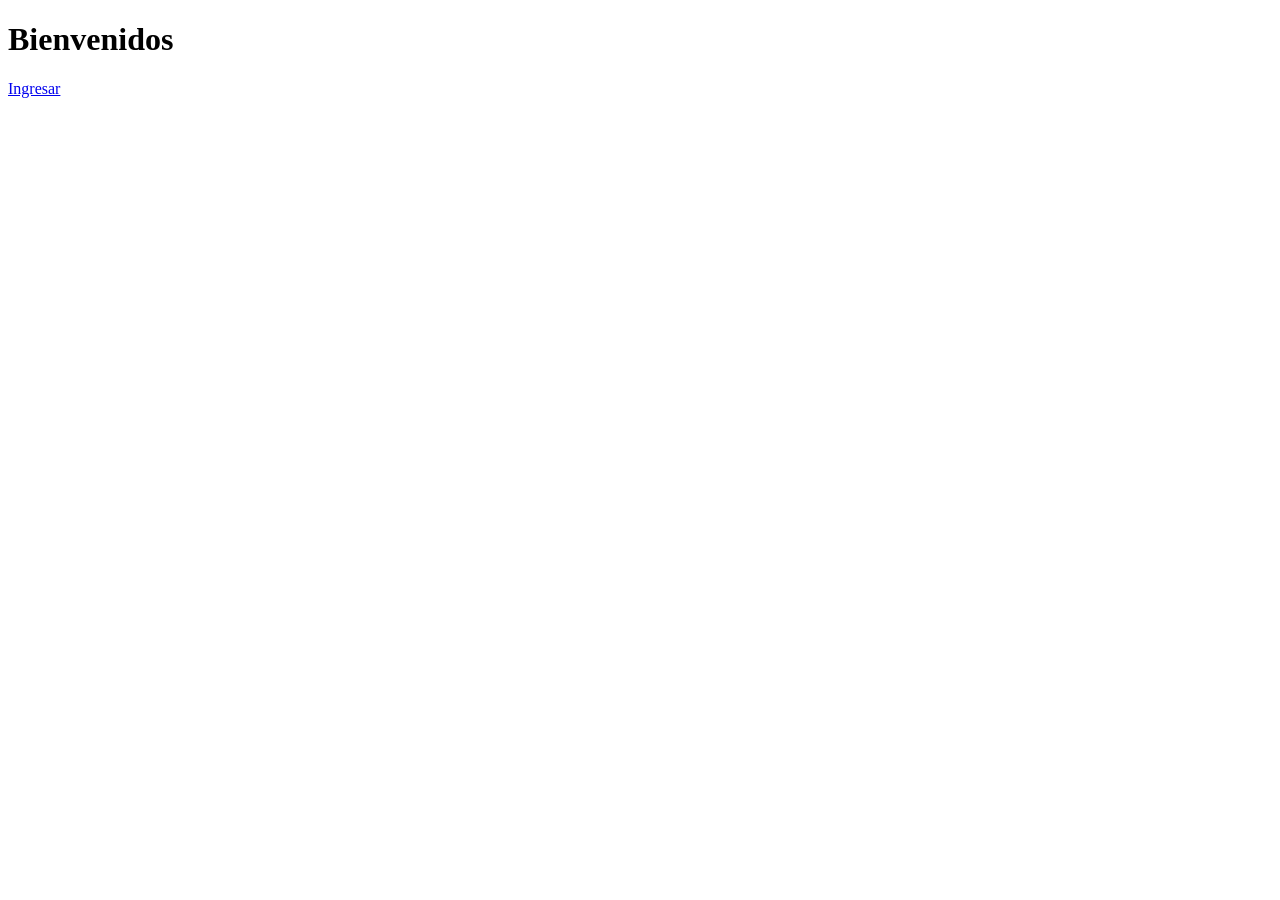
<file: 01basica/index.html>
<!DOCTYPE html>
<html lang="en">
<head>
  <meta charset="UTF-8">
  <meta name="viewport" content="width=device-width, initial-scale=1.0">
  <title>Document</title>
</head>
<body>
  <h1>Bienvenidos</h1>
  <a href="pagina.html" target="_blank" >Ingresar</a> <!--este es para hacerlo tipo link y en las comillas va a la pagina  -->

</body>
</html>
</file>
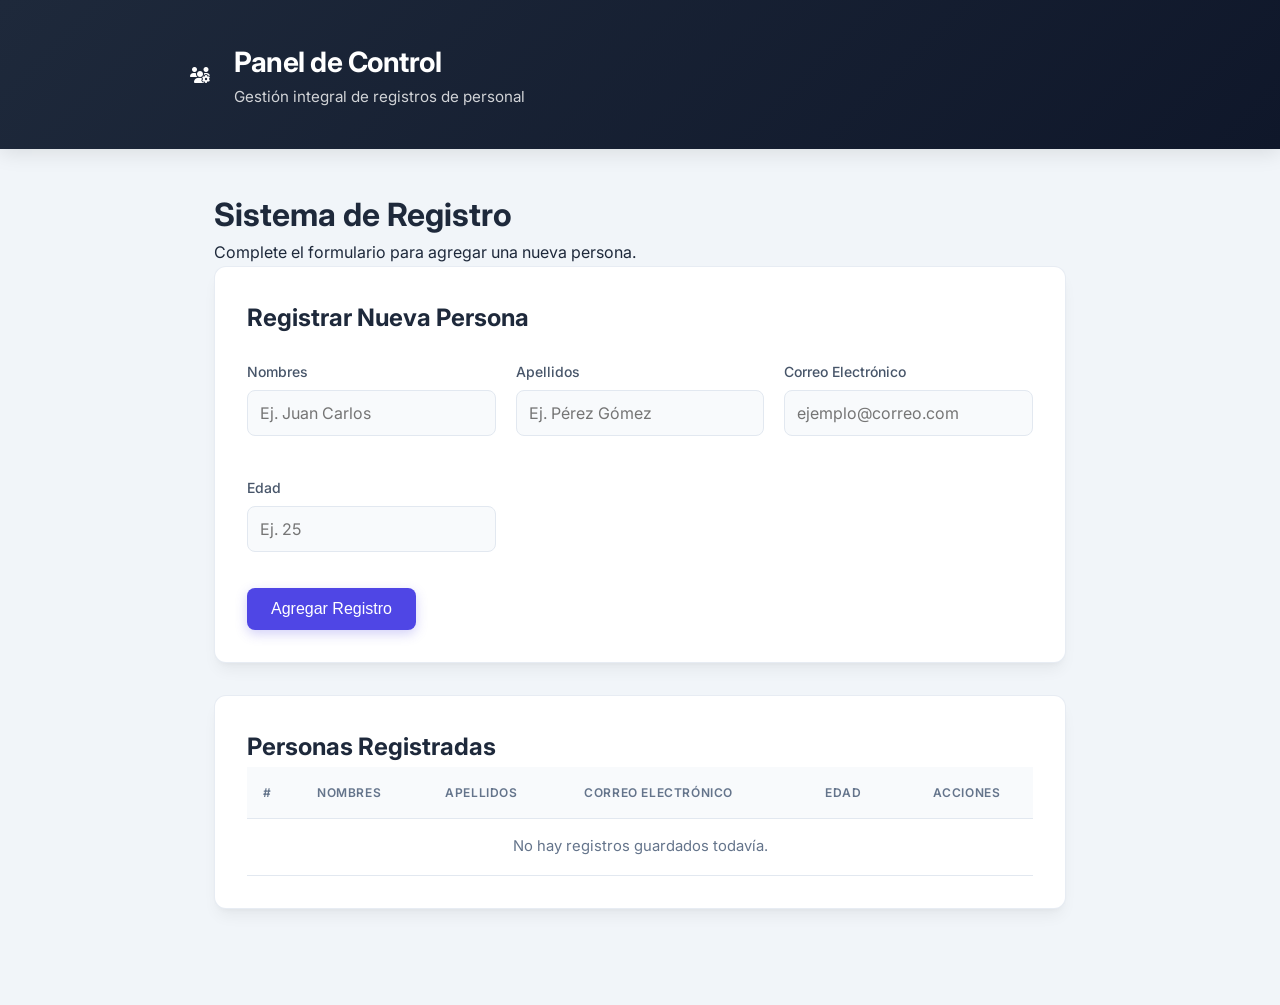
<file: 04registro/index.html>
<!DOCTYPE html>
<html lang="es">
<head>
    <meta charset="UTF-8">
    <meta name="viewport" content="width=device-width, initial-scale=1.0">
    <title>Registro de Personas - CRUD Completo</title>
    <link rel="stylesheet" href="css/styles.css">
    <link href="https://fonts.googleapis.com/css2?family=Inter:wght@300;400;500;600;700&display=swap" rel="stylesheet">
    <!-- Agregamos iconos de FontAwesome para los botones -->
    <link rel="stylesheet" href="https://cdnjs.cloudflare.com/ajax/libs/font-awesome/6.4.0/css/all.min.css">
</head>
<body>

    <!-- 1. BANNER EN LA PARTE SUPERIOR -->
    <header class="main-banner">
        <div class="banner-content">
            <i class="fas fa-users-cog banner-icon"></i>
            <div>
                <h1>Panel de Control</h1>
                <p>Gestión integral de registros de personal</p>
            </div>
        </div>
    </header>

    <main class="container">
        <header class="header">
            <h1>Sistema de Registro</h1>
            <p>Complete el formulario para agregar una nueva persona.</p>
        </header>

        <!-- Formulario de Registro (Se usará también para editar) -->
        <section class="card form-card">
            <h2 id="formTitle">Registrar Nueva Persona</h2>
            <form id="registroForm" novalidate>
                <!-- Campo oculto para saber si estamos editando un ID específico -->
                <input type="hidden" id="editId" value="">
                
                <div class="form-grid">
                    <div class="form-group">
                        <label for="nombres">Nombres</label>
                        <input type="text" id="nombres" placeholder="Ej. Juan Carlos" required>
                        <span class="error-message" id="errorNombres"></span>
                    </div>

                    <div class="form-group">
                        <label for="apellidos">Apellidos</label>
                        <input type="text" id="apellidos" placeholder="Ej. Pérez Gómez" required>
                        <span class="error-message" id="errorApellidos"></span>
                    </div>

                    <div class="form-group">
                        <label for="correo">Correo Electrónico</label>
                        <input type="email" id="correo" placeholder="ejemplo@correo.com" required>
                        <span class="error-message" id="errorCorreo"></span>
                    </div>

                    <div class="form-group">
                        <label for="edad">Edad</label>
                        <input type="number" id="edad" placeholder="Ej. 25" min="1" max="120" required>
                        <span class="error-message" id="errorEdad"></span>
                    </div>
                </div>

                <!-- Botón principal que cambia de texto según la acción -->
                <button type="submit" class="btn-primary" id="btnAccion">Agregar Registro</button>
                <!-- Botón secundario para cancelar la edición -->
                <button type="button" class="btn-secondary" id="btnCancelar" style="display: none;">Cancelar Edición</button>
            </form>
        </section>

        <!-- Tabla de Registros -->
        <section class="card table-card">
            <h2>Personas Registradas</h2>
            <div class="table-responsive">
                <table id="tablaRegistros">
                    <thead>
                        <tr>
                            <th>#</th>
                            <th>Nombres</th>
                            <th>Apellidos</th>
                            <th>Correo Electrónico</th>
                            <th>Edad</th>
                            <!-- 2. NUEVA COLUMNA DE ACCIONES -->
                            <th class="text-center">Acciones</th>
                        </tr>
                    </thead>
                    <tbody id="cuerpoTabla">
                        <tr id="filaVacia">
                            <td colspan="6" class="text-center">No hay registros guardados todavía.</td>
                        </tr>
                    </tbody>
                </table>
            </div>
        </section>
    </main>

    
</body>
<script src="js/script.js"></script>
</html>
</file>
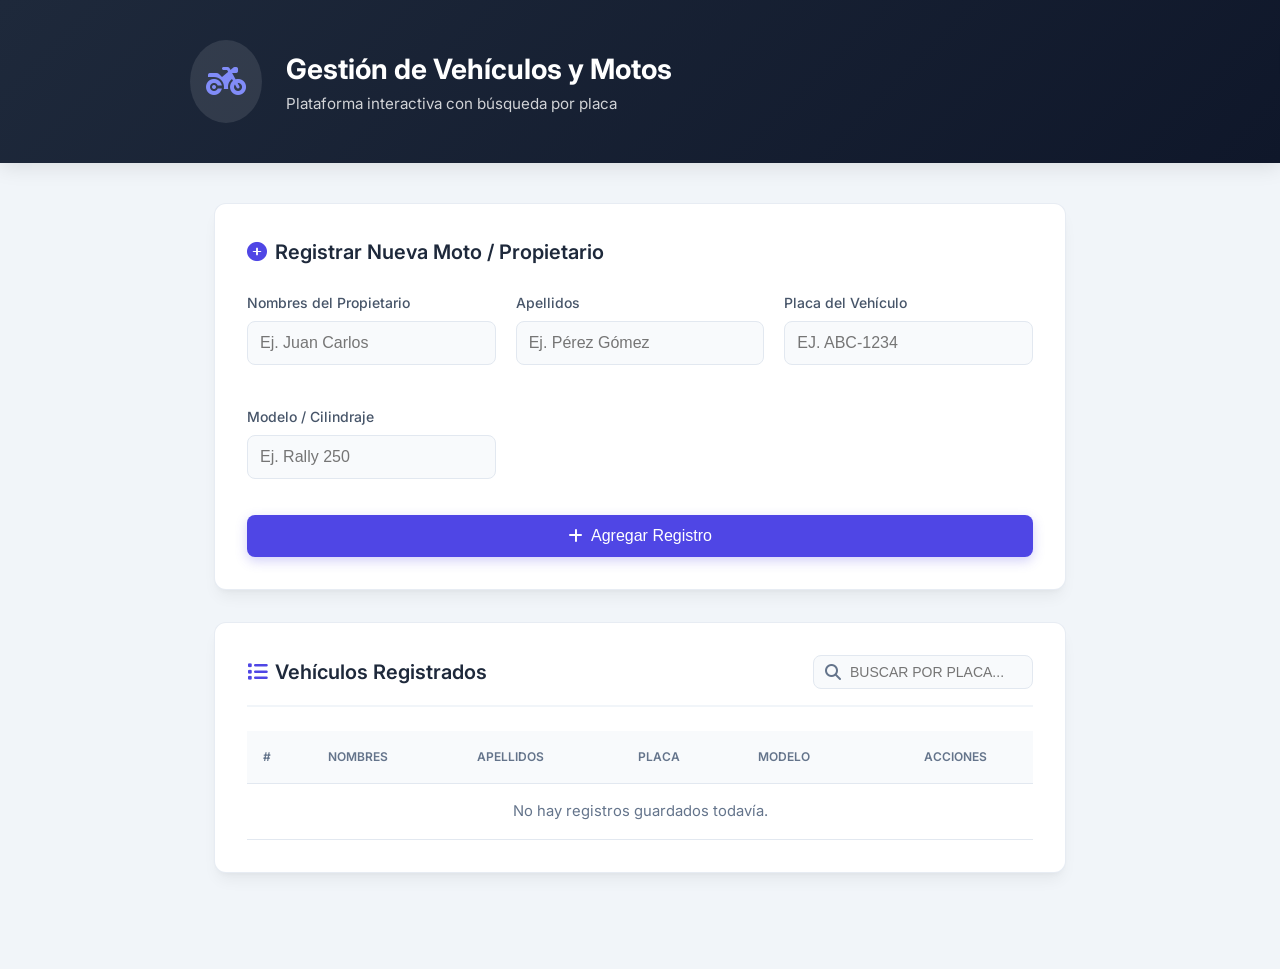
<file: 05tallermecanico/index.html>
<!DOCTYPE html>
<html lang="es">
<head>
    <meta charset="UTF-8">
    <meta name="viewport" content="width=device-width, initial-scale=1.0">
    <title>Sistema de Registro Profesional</title>
    <link rel="stylesheet" href="css/styles.css">
    <link href="https://fonts.googleapis.com/css2?family=Inter:wght@300;400;500;600;700&display=swap" rel="stylesheet">
    <link rel="stylesheet" href="https://cdnjs.cloudflare.com/ajax/libs/font-awesome/6.4.0/css/all.min.css">
</head>
<body>

    <!-- Notificación Flotante (Toast) -->
    <div id="toast" class="toast">
        <i id="toastIcon" class="fas fa-check-circle"></i>
        <span id="toastMessage">Operación exitosa</span>
    </div>

    <!-- VENTANA MODAL (POPUP) CUANDO SE ENCUENTRA LA MOTO/PLACA -->
    <div id="modalPlaca" class="modal-overlay">
        <div class="modal-content">
            <div class="modal-icon">
                <i class="fas fa-motorcycle"></i>
            </div>
            <h3>¡Esta es tu moto!</h3>
            <p id="modalDetallesPlaca" class="modal-text"></p>
            <button type="button" id="cerrarModal" class="btn-primary">Entendido</button>
        </div>
    </div>

    <!-- Banner Superior Estilo App Real -->
    <header class="main-banner">
        <div class="banner-content">
            <div class="banner-icon-container">
                <i class="fas fa-motorcycle"></i>
            </div>
            <div>
                <h1>Gestión de Vehículos y Motos</h1>
                <p>Plataforma interactiva con búsqueda por placa</p>
            </div>
        </div>
    </header>

    <main class="container">
        <!-- Formulario de Registro / Edición -->
        <section class="card form-card">
            <div class="card-header">
                <h2 id="formTitle"><i class="fas fa-plus-circle"></i> Registrar Nueva Moto / Propietario</h2>
            </div>
            <form id="registroForm" novalidate>
                <input type="hidden" id="editId" value="">
                
                <div class="form-grid">
                    <div class="form-group">
                        <label for="nombres">Nombres del Propietario</label>
                        <input type="text" id="nombres" placeholder="Ej. Juan Carlos" required>
                        <span class="error-message" id="errorNombres"></span>
                    </div>

                    <div class="form-group">
                        <label for="apellidos">Apellidos</label>
                        <input type="text" id="apellidos" placeholder="Ej. Pérez Gómez" required>
                        <span class="error-message" id="errorApellidos"></span>
                    </div>

                    <div class="form-group">
                        <label for="correo">Placa del Vehículo</label>
                        <input type="text" id="correo" placeholder="Ej. ABC-1234" required style="text-transform: uppercase;">
                        <span class="error-message" id="errorCorreo"></span>
                    </div>

                    <div class="form-group">
                        <label for="edad">Modelo / Cilindraje</label>
                        <input type="text" id="edad" placeholder="Ej. Rally 250" required>
                        <span class="error-message" id="errorEdad"></span>
                    </div>
                </div>

                <div class="form-buttons">
                    <button type="submit" class="btn-primary" id="btnAccion">
                        <i class="fas fa-plus"></i> Agregar Registro
                    </button>
                    <button type="button" class="btn-secondary" id="btnCancelar" style="display: none;">
                        Cancelar
                    </button>
                </div>
            </form>
        </section>

        <!-- Tabla y Buscador de Placa -->
        <section class="card table-card">
            <div class="table-header-container">
                <h2><i class="fas fa-list"></i> Vehículos Registrados</h2>
                <!-- Buscador rápido por Placa -->
                <div class="search-box">
                    <i class="fas fa-search"></i>
                    <input type="text" id="inputBuscar" placeholder="Buscar por placa..." style="text-transform: uppercase;">
                </div>
            </div>

            <div class="table-responsive">
                <table id="tablaRegistros">
                    <thead>
                        <tr>
                            <th>#</th>
                            <th>Nombres</th>
                            <th>Apellidos</th>
                            <th>Placa</th>
                            <th>Modelo</th>
                            <th class="text-center">Acciones</th>
                        </tr>
                    </thead>
                    <tbody id="cuerpoTabla">
                        <tr id="filaVacia">
                            <td colspan="6" class="text-center">No hay registros guardados todavía.</td>
                        </tr>
                    </tbody>
                </table>
            </div>
        </section>
    </main>

    <script src="js/script.js"></script>
</body>
</html>
</file>
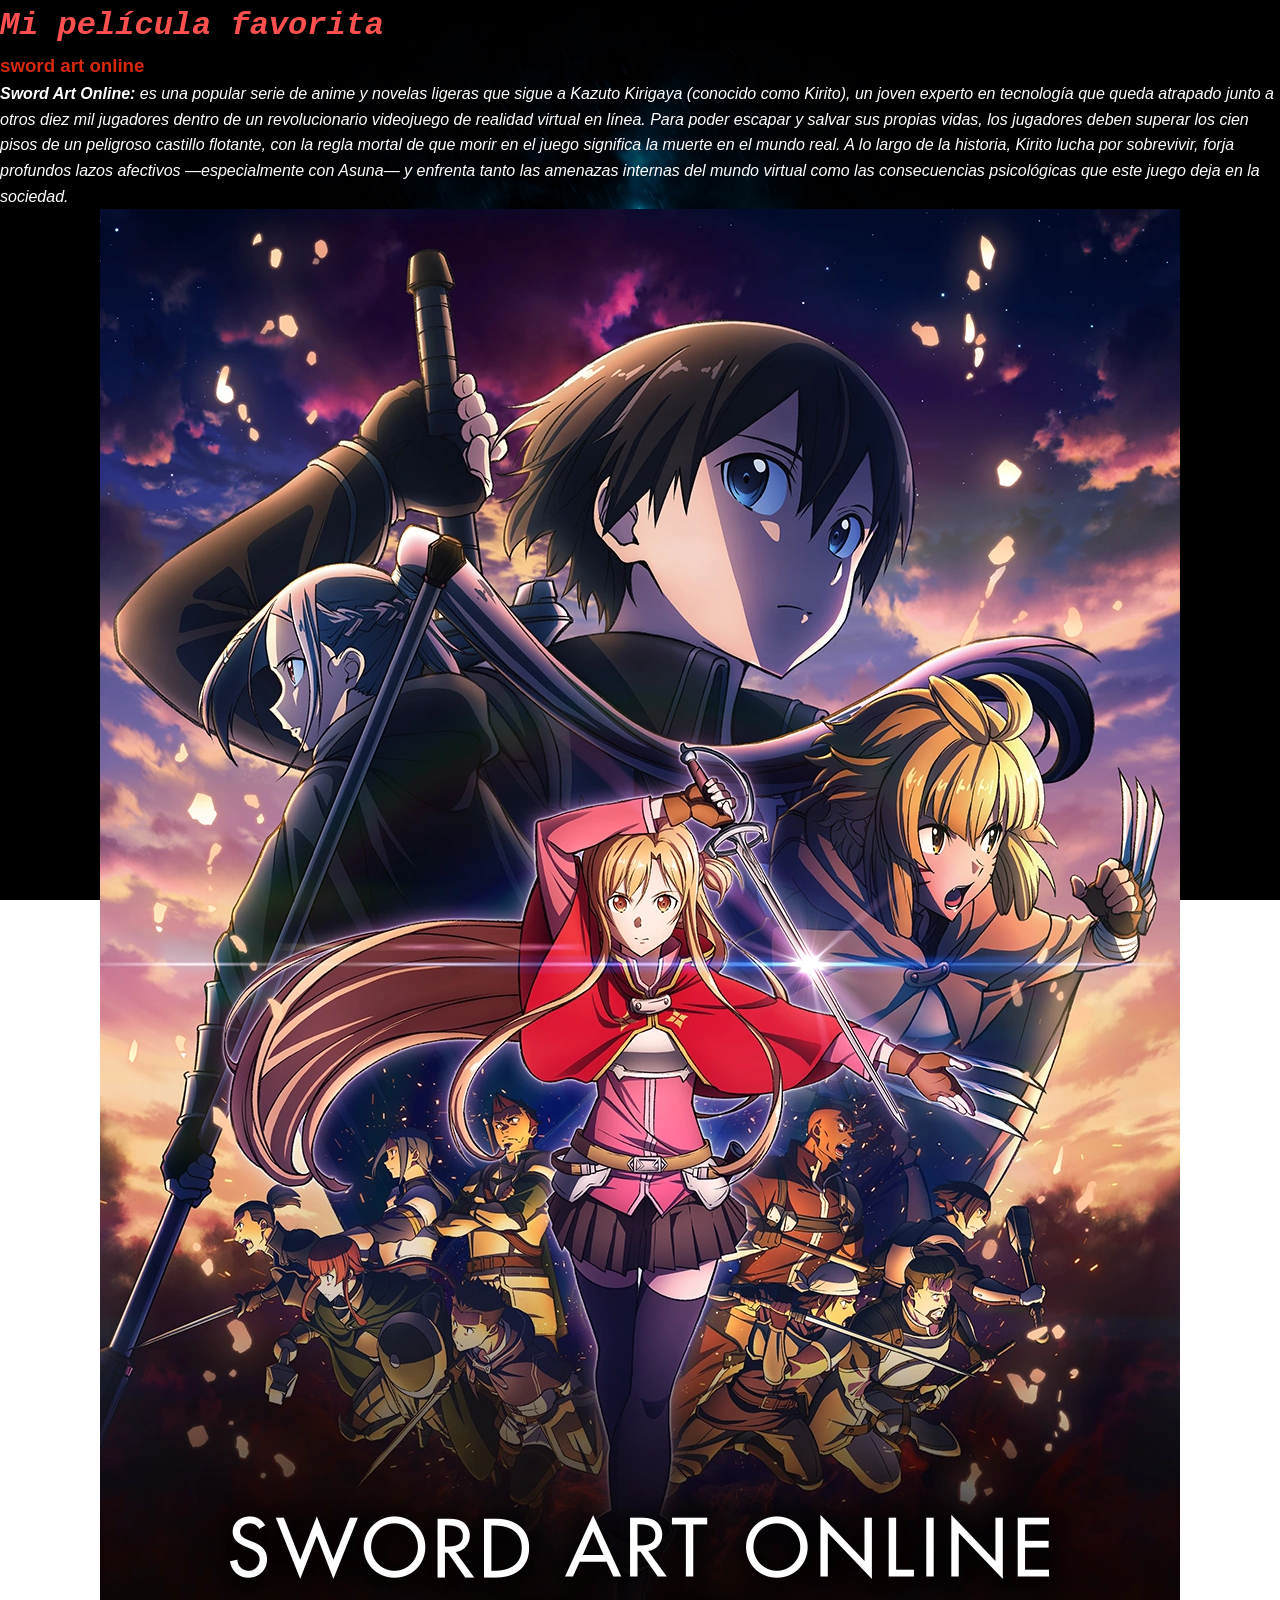
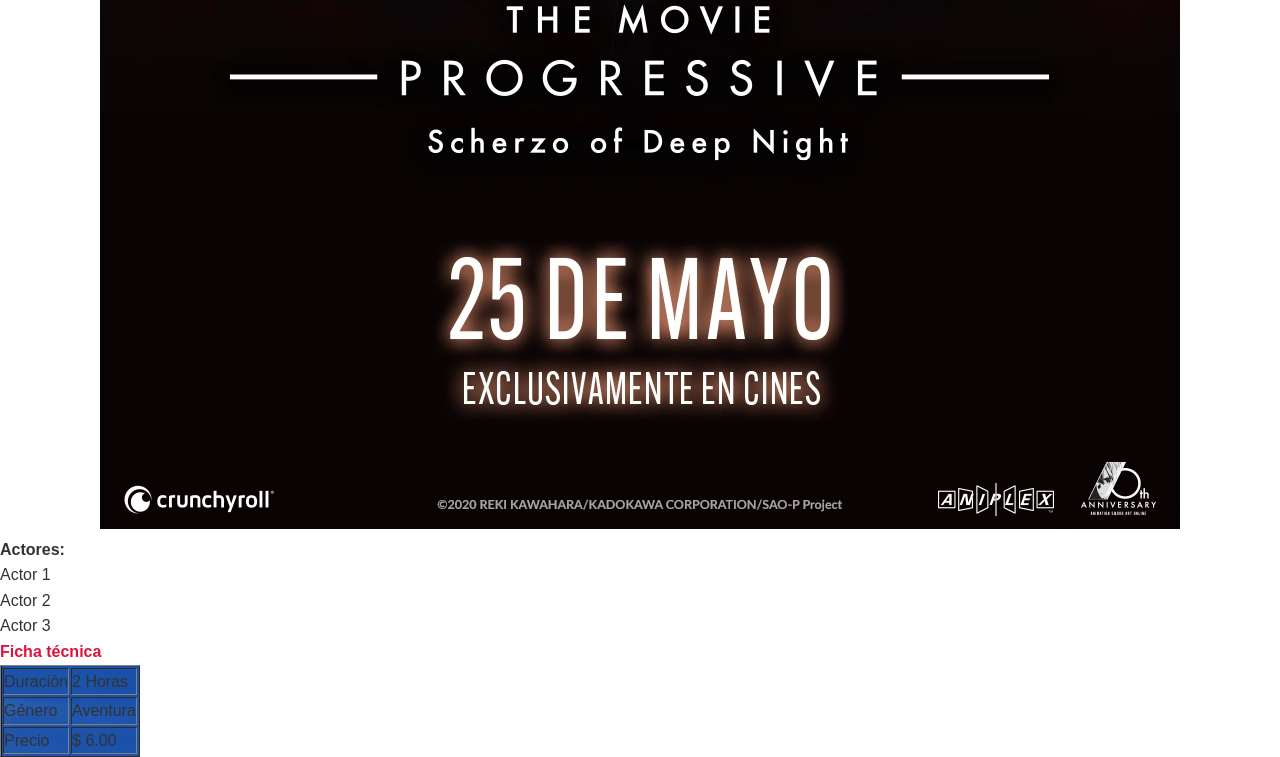
<file: 01basica/pagina.html>
<!DOCTYPE html>
<html lang="en">
<head>
    <meta charset="UTF-8"> <!--este codigo para q   ue dunsiones las tildes -->
    <meta name="viewport" content="width=device-width, initial-scale=1.0">
    <title>Document</title>
    <link rel="stylesheet" href="css/estilo.css">
</head>
<body style="background-image: url(img/fondo1.jpg);">
    <!--el iacute es para las tides tambien para cualquier vocal 
        solo cania la primera local -->
      <h1 class="estilo_titulo"> Mi pel&iacute;cula favorita </h1>
      <h3 style="color: rgb(216, 41, 14);">sword art online</h3> 
      <p class="estilo_parrafo">
        <b>Sword Art Online:</b> es una popular serie de anime y novelas ligeras que sigue 
        a Kazuto Kirigaya (conocido como Kirito), un joven experto en tecnología que queda
         atrapado junto a otros diez mil jugadores dentro de un revolucionario videojuego de 
         realidad virtual en línea. Para poder escapar y salvar sus propias vidas, los jugadores
          deben superar los cien pisos de un peligroso castillo flotante, con la regla mortal de que 
          morir en el juego significa la muerte en el mundo real. A lo largo de la historia, Kirito lucha
           por sobrevivir, forja profundos lazos afectivos —especialmente con Asuna— y enfrenta tanto 
           las amenazas internas del mundo virtual como las consecuencias psicológicas que este juego deja
            en la sociedad.
      </p>
      <center>
      <img src="img/pelicula1.webp"/>
      </center>
       <p>
        <b>Actores:</b>
       </p>
      <ul>
        <li>Actor 1</li>
        <li>Actor 2</li>
        <li>Actor 3</li>
      </ul>
    
       <h4 style="color: crimson;">Ficha técnica</h4>
       <table border="1" style="background-image: url(img/fondo2.png);" >
        <tr>
            <td>Duración</td>
            <td>2 Horas</td>
        </tr>
        <tr>
            <td>Género</td>
            <td>Aventura</td>
        </tr>
        <tr>
            <td>Precio</td>
            <td>$ 6.00</td>
        </tr>
       </table>


</body>
</html>
</file>
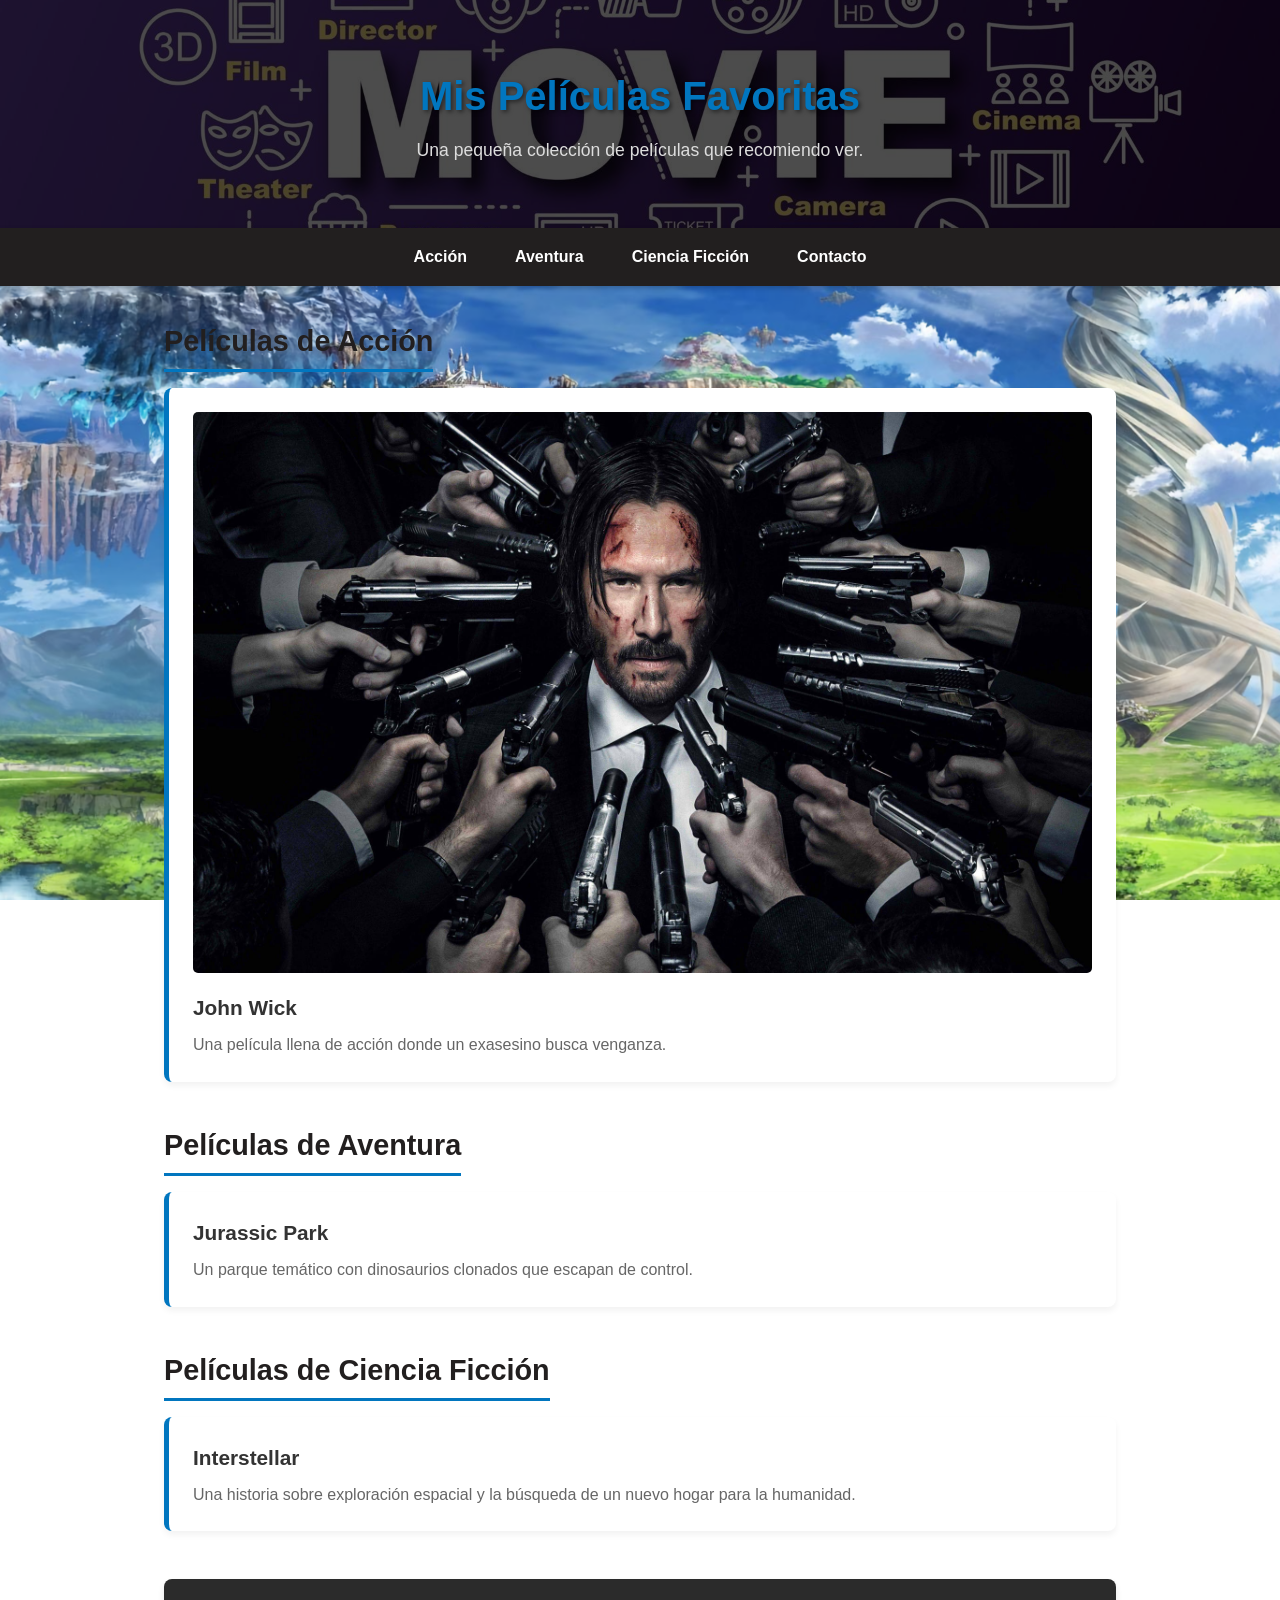
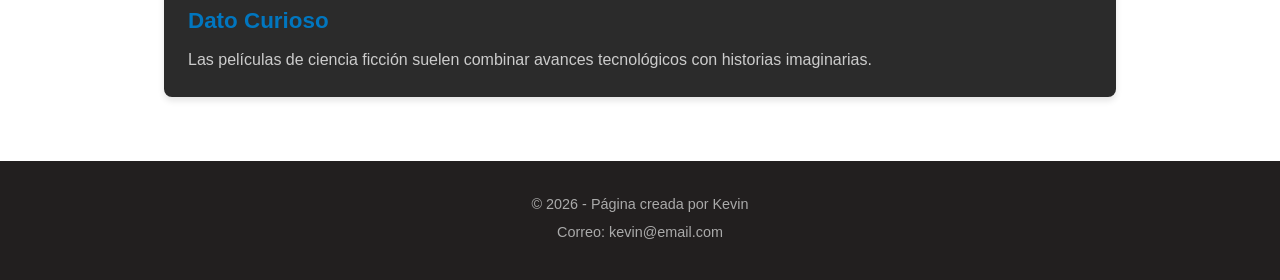
<file: 01basica/pagina2.html>
<!DOCTYPE html>
<html lang="es">
<head>
    <meta charset="UTF-8">
    <meta name="viewport" content="width=device-width, initial-scale=1.0">
    <title>Mis Películas Favoritas</title>
    <link rel="stylesheet" href="css/estilo.css">
</head>
<body>

    <!-- Encabezado -->
    <header>
        <h1>Mis Películas Favoritas</h1>
        <p>Una pequeña colección de películas que recomiendo ver.</p>
    </header>

    <!-- Menú de navegación -->
    <nav>
        <ul>
            <li><a href="#accion">Acción</a></li>
            <li><a href="#aventura">Aventura</a></li>
            <li><a href="#ciencia-ficcion">Ciencia Ficción</a></li>
            <li><a href="#contacto">Contacto</a></li>
        </ul>
    </nav>

    <!-- Contenido principal -->
    <main>

        <!-- Sección Acción -->
        <section id="accion">
            <h2>Películas de Acción</h2>

            <article>
                <!-- Imagen añadida aquí, dentro del artículo de John Wick -->
                <img src="img/foto4.jpg" alt="Cartel de John Wick" style="max-width: 100%; height: auto; border-radius: 5px; margin-bottom: 10px;">
                
                <h3>John Wick</h3>
                <p>Una película llena de acción donde un exasesino busca venganza.</p>
            </article>
        </section>

        <!-- Sección Aventura -->
        <section id="aventura">
            <h2>Películas de Aventura</h2>

            <article>
                <h3>Jurassic Park</h3>
                <p>Un parque temático con dinosaurios clonados que escapan de control.</p>
            </article>
        </section>

        <!-- Sección Ciencia Ficción -->
        <section id="ciencia-ficcion">
            <h2>Películas de Ciencia Ficción</h2>

            <article>
                <h3>Interstellar</h3>
                <p>Una historia sobre exploración espacial y la búsqueda de un nuevo hogar para la humanidad.</p>
            </article>
        </section>

        <!-- Contenido adicional -->
        <aside>
            <h2>Dato Curioso</h2>
            <p>Las películas de ciencia ficción suelen combinar avances tecnológicos con historias imaginarias.</p>
        </aside>

    </main>

    <!-- Pie de página -->
    <footer id="contacto">
        <p>&copy; 2026 - Página creada por Kevin</p>
        <p>Correo: kevin@email.com</p>
    </footer>

</body>
</html>
</file>
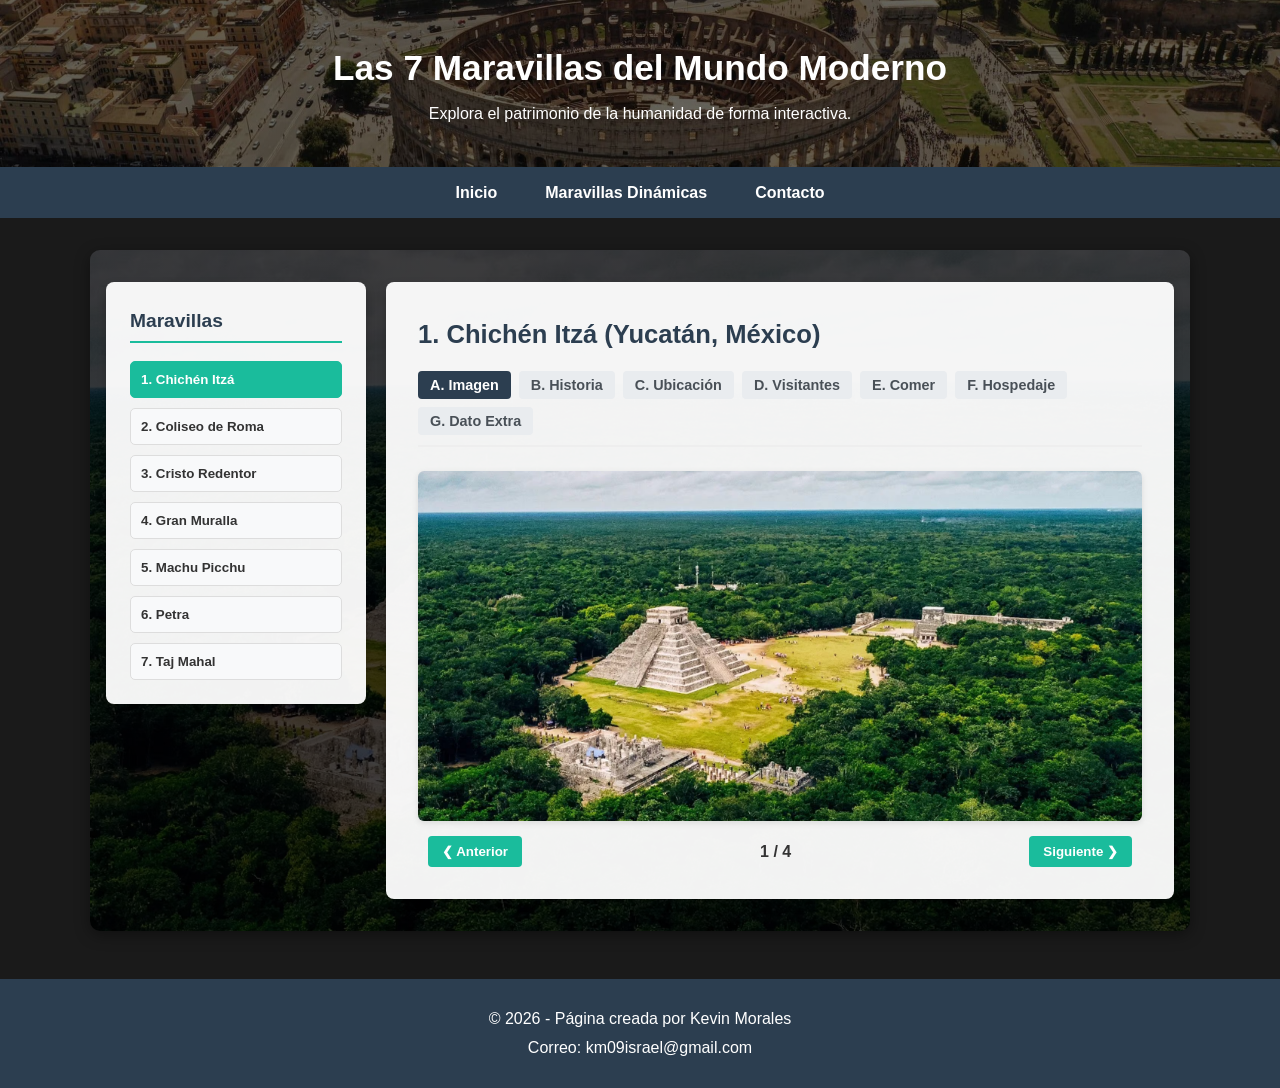
<file: 02maravillas/7maravillas.html>
<!DOCTYPE html>
<html lang="es">
<head>
    <meta charset="UTF-8">
    <meta name="viewport" content="width=device-width, initial-scale=1.0">
    <title>Las 7 Maravillas del Mundo Moderno</title>
    <link rel="stylesheet" href="css/estilos.css">
</head>
<body>

    <!-- Encabezado -->
    <header>
        <h1>Las 7 Maravillas del Mundo Moderno</h1>
        <p>Explora el patrimonio de la humanidad de forma interactiva.</p>
    </header>

    <!-- Menú superior -->
    <nav class="menu-superior">
        <ul>
            <li><a href="#">Inicio</a></li>
            <li><a href="#maravillas-seccion">Maravillas Dinámicas</a></li>
            <li><a href="#contacto">Contacto</a></li>
        </ul>
    </nav>

    <!-- Contenedor principal con fondo dinámico -->
    <main class="contenedor-principal" id="maravillas-seccion">

        <!-- Menú Lateral (1 al 7) -->
        <aside class="menu-lateral">
            <h3>Maravillas</h3>
            <button class="btn-maravilla activo" onclick="cambiarMaravilla(0)">1. Chichén Itzá</button>
            <button class="btn-maravilla" onclick="cambiarMaravilla(1)">2. Coliseo de Roma</button>
            <button class="btn-maravilla" onclick="cambiarMaravilla(2)">3. Cristo Redentor</button>
            <button class="btn-maravilla" onclick="cambiarMaravilla(3)">4. Gran Muralla</button>
            <button class="btn-maravilla" onclick="cambiarMaravilla(4)">5. Machu Picchu</button>
            <button class="btn-maravilla" onclick="cambiarMaravilla(5)">6. Petra</button>
            <button class="btn-maravilla" onclick="cambiarMaravilla(6)">7. Taj Mahal</button>
        </aside>

        <!-- Panel de Contenido Dinámico con más pestañas -->
        <section class="panel-dinamico">
            <h2 id="titulo-maravilla">1. Chichén Itzá (Yucatán, México)</h2>
            
            <!-- Botones de Pestañas ampliados -->
            <div class="pestanas">
                <button class="btn-pestana activa" onclick="mostrarPestaña('imagen')">A. Imagen</button>
                <button class="btn-pestana" onclick="mostrarPestaña('historia')">B. Historia</button>
                <button class="btn-pestana" onclick="mostrarPestaña('ubicacion')">C. Ubicación</button>
                <button class="btn-pestana" onclick="mostrarPestaña('visitantes')">D. Visitantes</button>
                <button class="btn-pestana" onclick="mostrarPestaña('comer')">E. Comer</button>
                <button class="btn-pestana" onclick="mostrarPestaña('hospedaje')">F. Hospedaje</button>
                <button class="btn-pestana" onclick="mostrarPestaña('dato')">G. Dato Extra</button>
            </div>

            <!-- Contenido de las Pestañas -->
            <div class="contenido-pestanas">
                
                <!-- Pestaña A: Galería de Imágenes -->
                <div id="tab-imagen" class="tab-content activa">
                    <div class="contenedor-galeria">
                        <img id="img-maravilla" src="" alt="Maravilla" class="img-dinamica">
                        <div class="controles-galeria">
                            <button class="btn-control" onclick="cambiarImagenGaleria(-1)">&#10094; Anterior</button>
                            <span id="contador-img">1 / 4</span>
                            <button class="btn-control" onclick="cambiarImagenGaleria(1)">Siguiente &#10095;</button>
                        </div>
                    </div>
                </div>

                <!-- Pestaña B: Historia Extendida -->
                <div id="tab-historia" class="tab-content">
                    <h3>Historia Detallada</h3>
                    <p id="txt-historia"></p>
                </div>

                <!-- Pestaña C: Ubicación y Google Maps -->
                <div id="tab-ubicacion" class="tab-content">
                    <h3>Ubicación y Cómo Llegar</h3>
                    <p id="txt-ubicacion"></p>
                    <p style="margin-top: 15px;">
                        <a id="link-maps" href="#" target="_blank" class="btn-maps">&#128205; Ver ubicación exacta en Google Maps</a>
                    </p>
                </div>

                <!-- Pestaña D: Número de Visitantes -->
                <div id="tab-visitantes" class="tab-content">
                    <h3>Afluencia Turística</h3>
                    <p id="txt-visitantes"></p>
                </div>

                <!-- Pestaña E: Dónde Comer -->
                <div id="tab-comer" class="tab-content">
                    <h3>Gastronomía y Recomendaciones para Comer</h3>
                    <p id="txt-comer"></p>
                </div>

                <!-- Pestaña F: Dónde Hospedarse -->
                <div id="tab-hospedaje" class="tab-content">
                    <h3>Opciones de Hospedaje</h3>
                    <p id="txt-hospedaje"></p>
                </div>

                <!-- Pestaña G: Dato Extra -->
                <div id="tab-dato" class="tab-content">
                    <h3>Datos Curiosos</h3>
                    <p id="txt-dato"></p>
                </div>

            </div>
        </section>

    </main>

    <!-- Pie de página -->
    <footer id="contacto">
        <p>&copy; 2026 - Página creada por Kevin Morales</p>
        <p>Correo: km09israel@gmail.com</p>
    </footer>

    <!-- Script con la información ampliada -->
    <script>
        const maravillas = [
            {
                titulo: "1. Chichén Itzá (Yucatán, México)",
                imagenes: [
                    "img/mexico/mexico.avif",
                    "img/mexico/mexico2.jfif",
                    "img/mexico/mexico3.jpg",
                    "img/mexico/mexico4.jpg"
                ],
                historia: "Chichén Itzá fue una de las ciudades más poderosas de la península de Yucatán y un importante centro político y religioso de la civilización maya. Su apogeo ocurrió durante el periodo clásico tardío y el postclásico. La majestuosa Pirámide de Kukulcán (El Castillo) funciona como un calendario gigante esculpido en piedra que refleja los profundos conocimientos astronómicos de los mayas.",
                ubicacion: "Yucatán, México. Zona arqueológica situada en el municipio de Tinum, en la carretera principal hacia Cancún.",
                maps: "https://maps.google.com/?q=Chichen+Itza+Yucatan+Mexico",
                visitantes: "Recibe aproximadamente de 2.5 a 3 millones de visitantes al año, convirtiéndose en uno de los sitios arqueológicos más concurridos de América Latina.",
                comer: "Cerca de la zona arqueológica puedes degustar platillos típicos yucatecos como la cochinita pibil, la sopa de lima y los panuchos en restaurantes locales tradicionales de Pisté o dentro de las haciendas turísticas cercanas.",
                hospedaje: "Existen excelentes opciones de hospedaje que van desde hoteles boutique y haciendas coloniales restauradas en el pueblo de Pisté, hasta complejos hoteleros de lujo en Mérida o Valladolid.",
                dato: "Durante los equinoccios de primavera y otoño, el sol proyecta sombras triangulares sobre la balaustrada de la pirámide que simulan el cuerpo de una serpiente emplumada descendiendo hacia la tierra."
            },
            {
                titulo: "2. Coliseo de Roma (Italia)",
                imagenes: [
                    "img/coliseo/coliseo.jpg",
                    "img/coliseo/coliseo2.jfif",
                    "img/coliseo/coliseo3.webp",
                    "img/coliseo/coliseo4.jfif"
                ],
                historia: "Inaugurado en el año 80 d.C. bajo el mandato del emperador Tito, el Coliseo (conocido originalmente como Anfiteatro Flavio) es el mayor anfiteatro jamás construido por el Imperio romano. Fue el escenario principal para combates de gladiadores, cacerías de animales exóticos, ejecuciones y representaciones de batallas navales simuladas.",
                ubicacion: "Piazza del Colosseo, 1, 00184 Roma RM, Italia.",
                maps: "https://maps.google.com/?q=Colosseum+Rome+Italy",
                visitantes: "Es el monumento más visitado de Italia, albergando a más de 7 millones de turistas nacionales y extranjeros cada año.",
                comer: "En los alrededores del barrio de Monti y cerca del Coliseo podrás disfrutar de la auténtica gastronomía romana, destacando platos como la pasta alla carbonara, cacio e pepe y los tradicionales maritozzi.",
                hospedaje: "La zona del centro histórico de Roma, los alrededores de la estación Termini y el pintoresco barrio de Monti ofrecen una amplísima gama de hoteles, hostales y apartamentos turísticos.",
                dato: "El edificio contaba con un sofisticado sistema de toldos gigantescos (el velarium) operado por marineros de la armada para proteger a los espectadores del sol y la lluvia."
            },
            {
                titulo: "3. Cristo Redentor (Río de Janeiro, Brasil)",
                imagenes: [
                    "img/cristo/cristo.jpg",
                    "img/cristo/cristo2.jfif",
                    "img/cristo/cristo3.jfif",
                    "img/cristo/cristo4.jfif"
                ],
                historia: "Construida entre 1922 y 1931 e inaugurada el 12 de octubre de 1931, esta obra monumental fue diseñada por el ingeniero brasileño Heitor da Silva Costa y esculpida por el artista francés Paul Landowski. Se encuentra en la cima del cerro del Corcovado, dominando con los brazos abiertos el paisaje urbano y natural de Río de Janeiro.",
                ubicacion: "Parque Nacional de la Tijuca - Corcovado, Río de Janeiro - RJ, Brasil.",
                maps: "https://maps.google.com/?q=Christ+the+Redeemer+Rio+de+Janeiro",
                visitantes: "Recibe un promedio de 2 millones de visitantes anuales que suben a través del histórico tren del Corcovado o mediante furgonetas autorizadas.",
                comer: "Disfruta de la gastronomía brasileña en los barrios de Santa Teresa o Copacabana, donde podrás probar una auténtica feijoada, picanha a la parrilla y refrescarte con una caipiriña.",
                hospedaje: "Las mejores zonas para hospedarse son los barrios turísticos de Copacabana, Ipanema y Leblon, o bien hoteles con encanto en el bohemio barrio de Santa Teresa.",
                dato: "Debido a su gran altura y ubicación expuesta, la estatua es alcanzada por potentes rayos varias veces durante las tormentas eléctricas anuales, requiriendo un constante mantenimiento preventivo en su estructura de esteatita."
            },
            {
                titulo: "4. Gran Muralla China (China)",
                imagenes: [
                    "img/muralla/muralla.avif",
                    "img/muralla/muralla2.jfif",
                    "img/muralla/muralla3.jfif",
                    "img/muralla/muralla4.avif"
                ],
                historia: "La construcción de la Gran Muralla comenzó en el siglo V a.C. y se prolongó durante más de dos mil años a lo largo de varias dinastías imperiales (como la Qin y la Ming). Su propósito principal era unificar el imperio y defender la frontera norte contra las incursiones de pueblos nómadas y tribus invasoras.",
                ubicacion: "Frontera norte de China. Los tramos más visitados (como Badaling y Mutianyu) se encuentran a las afueras de Pekín.",
                maps: "https://maps.google.com/?q=Great+Wall+of+China+Beijing",
                visitantes: "Atrae a más de 10 millones de visitantes al año en sus secciones abiertas al público.",
                comer: "En las zonas cercanas a los tramos turísticos y en Pekín podrás degustar el famoso pato laqueado pekinés, dumplings tradicionales y una gran variedad de fideos artesanales chinos.",
                hospedaje: "Puedes hospedarte en el centro de Pekín para tener fácil acceso en transporte o excursiones guiadas, o elegir hoteles rústicos y casas de huéspedes tradicionales (hostels ecológicos) cerca de la muralla en Mutianyu.",
                dato: "A pesar de la creencia popular extendida en todo el mundo, la Gran Muralla es sumamente difícil o imposible de distinguir a simple vista desde la órbita baja terrestre sin ayuda óptica debido a los materiales naturales con los que está integrada en el terreno."
            },
            {
                titulo: "5. Machu Picchu (Perú)",
                imagenes: [
                    "img/machu/machu.jpg",
                    "img/machu/machu2.jfif",
                    "img/machu/machu3.jfif",
                    "img/machu/machu4.jfif"
                ],
                historia: "Construida a mediados del siglo XV bajo las órdenes del emperador inca Pachacútec, esta ciudadela en piedra se alza imponente en las laderas de los Andes orientales. Funcionó como un centro político, religioso y administrativo, además de ser el refugio real de la élite incaica hasta que fue abandonada durante la conquista española.",
                ubicacion: "Región Cuzco, Provincia de Urubamba, Perú (sobre el Valle Sagrado y el río Urubamba).",
                maps: "https://maps.google.com/?q=Machu+Picchu+Peru",
                visitantes: "Recibe alrededor de 1.5 millones de turistas al año, con cupos diarios estrictamente regulados para conservar el patrimonio arqueológico.",
                comer: "En Aguas Calientes (pueblo al pie de la montaña) y en la ciudad de Cuzco podrás probar deliciosos platos peruanos como el lomo saltado, el ceviche clásico y especialidades andinas a base de papa y maíz.",
                hospedaje: "Hay opciones que van desde hostales y hoteles económicos en Aguas Calientes hasta hoteles de lujo internacional en el Valle Sagrado de los Incas y el centro histórico de Cuzco.",
                dato: "La ciudadela se mantuvo oculta de la gran mayoría del mundo occidental durante siglos hasta que el explorador estadounidense Hiram Bingham la dio a conocer internacionalmente en el año 1911 con ayuda de los pobladores locales."
            },
            {
                titulo: "6. Petra (Jordania)",
                imagenes: [
                    "img/petra/petra.jfif",
                    "img/petra/petra2.jpg",
                    "img/petra/petra3.jfif",
                    "img/petra/petra4.jfif"
                ],
                historia: "Petra fue la capital del próspero reino nabateo desde el siglo VI a.C. Ubicada en un enclave estratégico de rutas comerciales de caravanas de especias, esta ciudad destaca por haber sido esculpida directamente sobre los imponentes acantilados de roca arenisca de color rojizo.",
                ubicacion: "Ma'an Governorate, Jordania (cerca del valle de Aravá).",
                maps: "https://maps.google.com/?q=Petra+Jordan",
                visitantes: "Recibe cerca de 1 millón de visitantes anuales procedentes de todo el mundo.",
                comer: "En el pueblo cercano de Wadi Musa y en los restaurantes del centro de visitantes podrás degustar platillos típicos jordanos como el Mansaf (plato nacional a base de cordero y yogur seco fermentado) y el hummus tradicional.",
                hospedaje: "La localidad de Wadi Musa cuenta con una amplia infraestructura hotelera, desde campamentos tradicionales en el desierto cercano hasta hoteles de categoría internacional con vistas panorámicas.",
                dato: "Para acceder a la imponente fachada del Tesoro (Al-Khazneh) es necesario recorrer a pie un angosto y fascinante desfiladero natural de más de un kilómetro de longitud llamado el Siq."
            },
            {
                titulo: "7. Taj Mahal (Agra, India)",
                imagenes: [
                    "img/india/india.jpg",
                    "img/india/india2.jpg",
                    "img/india/india3.jpg",
                    "img/india/india4.jpg"
                ],
                historia: "Este extraordinario mausoleo de mármol blanco fue construido entre 1631 y 1648 por orden del emperador mogol Shah Jahan como una muestra de amor eterno en honor a su esposa favorita, Mumtaz Mahal, quien falleció al dar a luz a su decimocuarto hijo.",
                ubicacion: "Dharmapuri, Forest Colony, Tajganj, Agra, Uttar Pradesh 282001, India.",
                maps: "https://maps.google.com/?q=Taj+Mahal+Agra+India",
                visitantes: "Es visitado por entre 7 y 8 millones de personas al año, siendo el imán turístico más grande de la India.",
                comer: "En Agra podrás saborear exquisita comida mogol y del norte de la India, destacando el cordero rogan josh, los curris especiados, los panes naan recién horneados y el dulce típico local conocido como Petha.",
                hospedaje: "Existen hoteles de lujo con vistas directas al monumento, así como hostales y alojamientos económicos distribuidos en las zonas comerciales cercanas al complejo de Tajganj.",
                dato: "Gracias a las propiedades físicas de su mármol blanco puro y las piedras semipreciosas incrustadas, el monumento cambia sutilmente de tonalidad según la hora del día, luciendo rosado al amanecer, blanco brillante al mediodía y plateado bajo la luz de la luna."
            }
        ];

        let indiceMaravillaActual = 0;
        let indiceImagenActual = 0;

        function cambiarMaravilla(index) {
            indiceMaravillaActual = index;
            indiceImagenActual = 0; 
            actualizarVista();
        }

        function cambiarImagenGaleria(direccion) {
            const m = maravillas[indiceMaravillaActual];
            indiceImagenActual += direccion;

            if (indiceImagenActual >= m.imagenes.length) {
                indiceImagenActual = 0;
            } else if (indiceImagenActual < 0) {
                indiceImagenActual = m.imagenes.length - 1;
            }

            actualizarVista();
        }

        function actualizarVista() {
            const m = maravillas[indiceMaravillaActual];
            const imgActual = m.imagenes[indiceImagenActual];

            // Rellenar información en la interfaz
            document.getElementById('titulo-maravilla').innerText = m.titulo;
            document.getElementById('img-maravilla').src = imgActual;
            document.getElementById('contador-img').innerText = `${indiceImagenActual + 1} / ${m.imagenes.length}`;
            
            document.getElementById('txt-historia').innerText = m.historia;
            document.getElementById('txt-ubicacion').innerText = m.ubicacion;
            document.getElementById('link-maps').href = m.maps;
            document.getElementById('txt-visitantes').innerText = m.visitantes;
            document.getElementById('txt-comer').innerText = m.comer;
            document.getElementById('txt-hospedaje').innerText = m.hospedaje;
            document.getElementById('txt-dato').innerText = m.dato;

            // Cambiar fondo dinámico
            const seccionMaravillas = document.getElementById('maravillas-seccion');
            seccionMaravillas.style.backgroundImage = `linear-gradient(rgba(0, 0, 0, 0.75), rgba(0, 0, 0, 0.75)), url('${imgActual}')`;

            // Actualizar botones laterales
            const botones = document.querySelectorAll('.menu-lateral button');
            botones.forEach((btn, i) => {
                if(i === indiceMaravillaActual) btn.classList.add('activo');
                else btn.classList.remove('activo');
            });
        }

        function mostrarPestaña(tipo) {
            document.querySelectorAll('.tab-content').forEach(tab => tab.classList.remove('activa'));
            document.querySelectorAll('.pestanas button').forEach(btn => btn.classList.remove('activa'));

            document.getElementById('tab-' + tipo).classList.add('activa');
            event.target.classList.add('activa');
        }

        window.onload = function() {
            cambiarMaravilla(0);
        };
    </script>
</body>
</html>
</file>
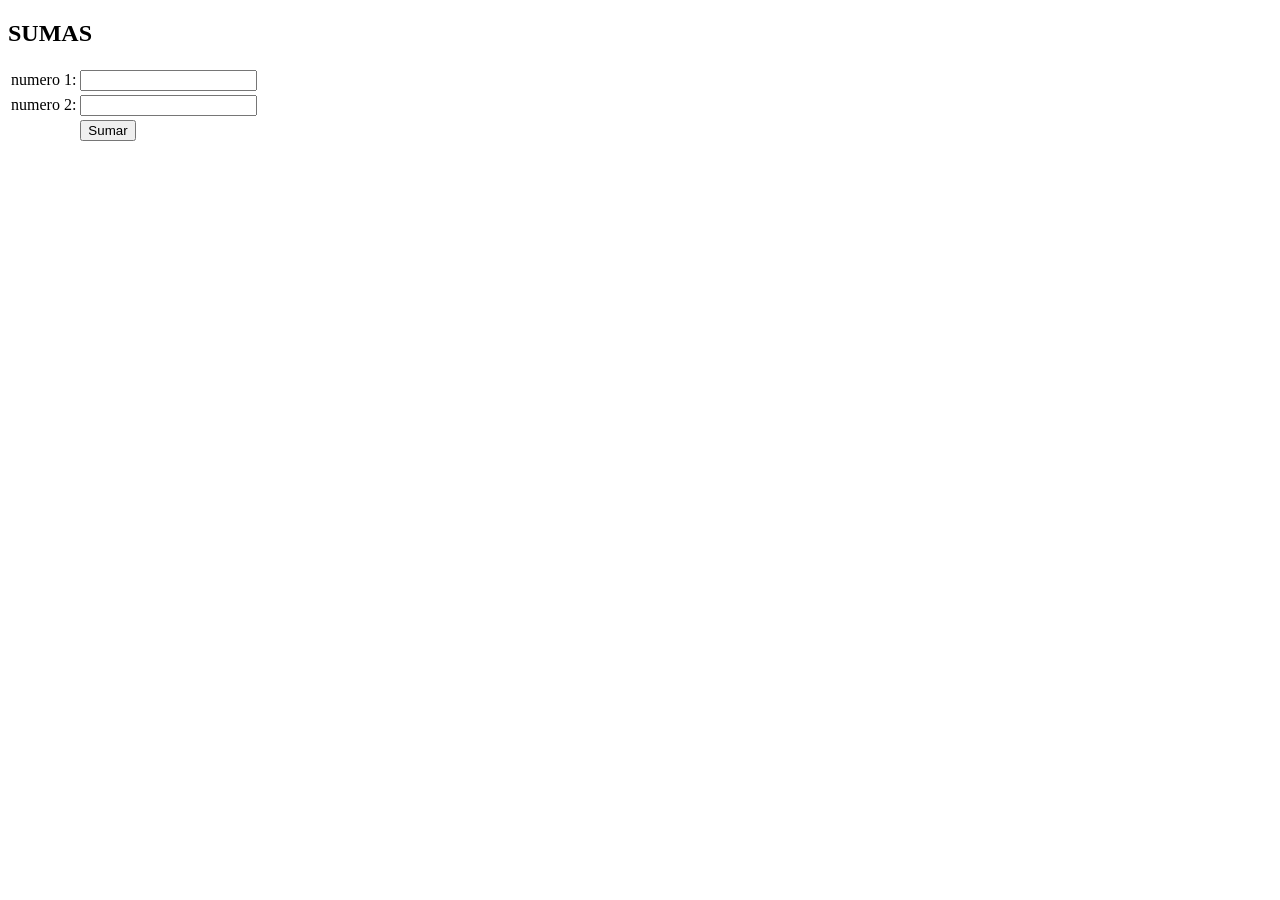
<file: 03introjs/formulario.html>
<!DOCTYPE html>
<html lang="en">
<head>
    <meta charset="UTF-8">
    <meta name="viewport" content="width=device-width, initial-scale=1.0">
    <title>Document</title>
</head>
<body>
    <h2>  SUMAS </h2>
    <form>
        <table> <!-- para crear una tabla-->
            <tr> <!-- para crear filas-->
                <td> numero 1: </td> <!-- para crear columnas-->
                <td>
                    <input id="txtNum1" type="text"/> <!-- el input es para agregar texto en un txt-->
                </td>
            </tr>
             <tr>
                <td> numero 2: </td>
                <td>
                    <input id="txtNum2" type="text"/> <!-- el input es para agregar texto en un txt-->
                </td>
             </tr>
             <tr> <!-- para crear filas-->
                <td> </td> 
                <td>
                    <button  id="boton_suma"> Sumar </button>
                </td>
            </tr>
        </table>

    </form>    <!-- esta etqueta es la encapsular informacion, es una etiqueta no visual
                       eso quiere decir quen no se visualiza en la pagina web-->
</body>
</html>
<script>

    
    document.getElementById('boton_suma').addEventListener('click' ,function(){

        var num1 = document.getElementById("txtNum1").value; 
        /*
        el value es para recuperar el valor 
            de ese texto
            */
        var num2 = document.getElementById("txtNum2").value;
        var result =parseInt(num1) + parseInt(num2);
        alert(" el resultado es: " + result);
    }
);

</script>
</file>
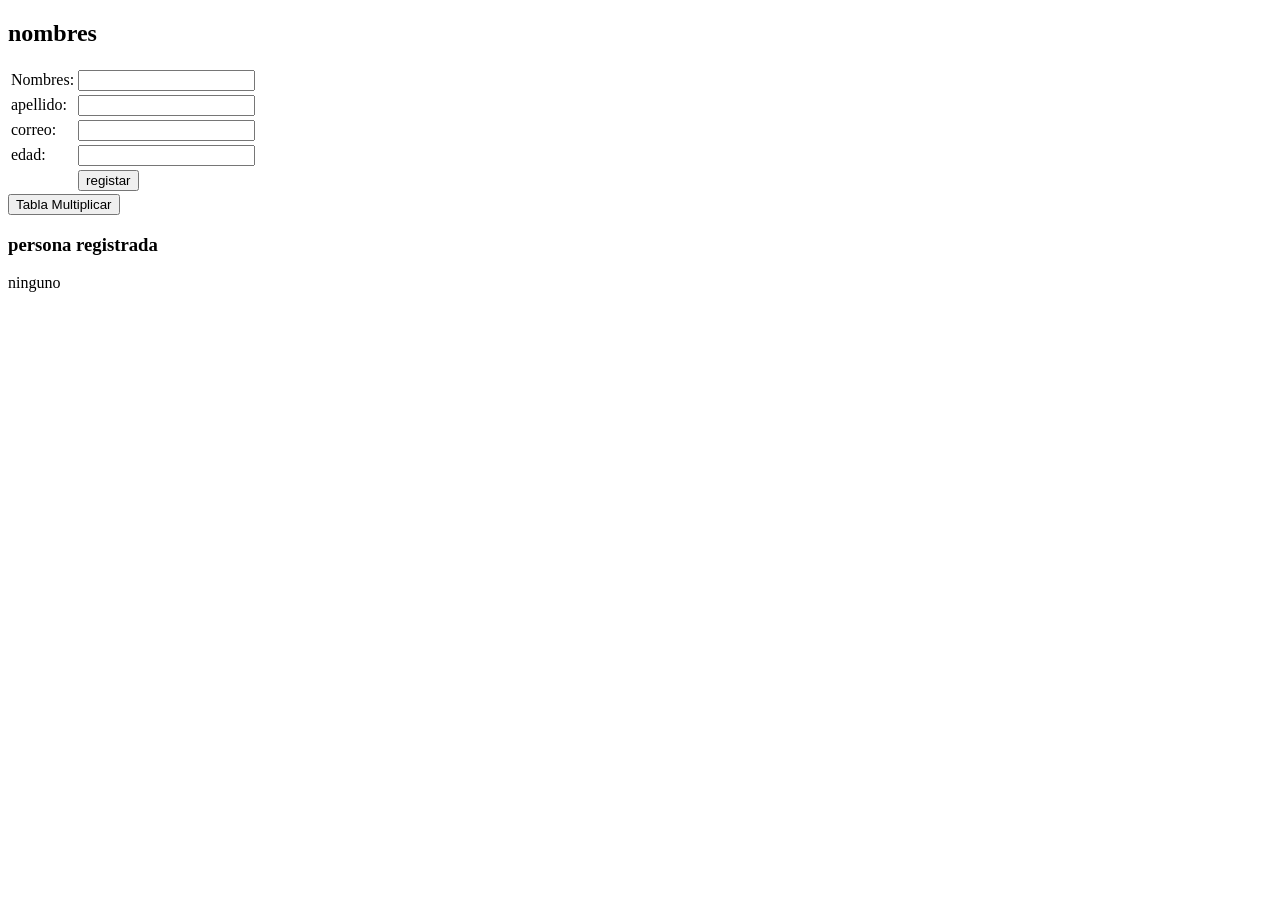
<file: 03introjs/formulario2.html>
<!DOCTYPE html>
<html lang="en">
<head>
    <meta charset="UTF-8">
    <meta name="viewport" content="width=device-width, initial-scale=1.0">
    <title>Document</title>
</head>
<body>
    <h2>  nombres </h2>
    <form id="formulario">
        <table> 
            <tr> 
                <td> Nombres: </td> 
                <td>
                    <input id="txtNombre" type="text" required/> 
                </td>
            </tr>
             <tr>
                <td> apellido: </td>
                <td>
                    <input id="txtApellido" type="text" required/> 
                </td>
             </tr>
             <tr>
                <td> correo: </td>
                <td>
                    <input id="txtCorreo" type="email" required/> 
                </td>
             </tr>
             <tr> 
                <td> edad:</td> 
                <td> 
                    <input id="txtEdad" type="number" required/> <!-- el requerido es para que ningun campo quede vacio
                    y sea necerario llenar-->
                </td>
                <tr>
                <td> </td>
                <td>
                    <button  id="boton_registar"> registar </button>
                  

                </td>
                </tr>
            </tr>
        </table>

    </form> 
       <button  id="btnTabla"> Tabla Multiplicar </button>
    <h3> persona registrada</h3>
    <div id="resultado">ninguno </div>
</body>
<script src="js/script.js"> </script> 
</html>
</file>
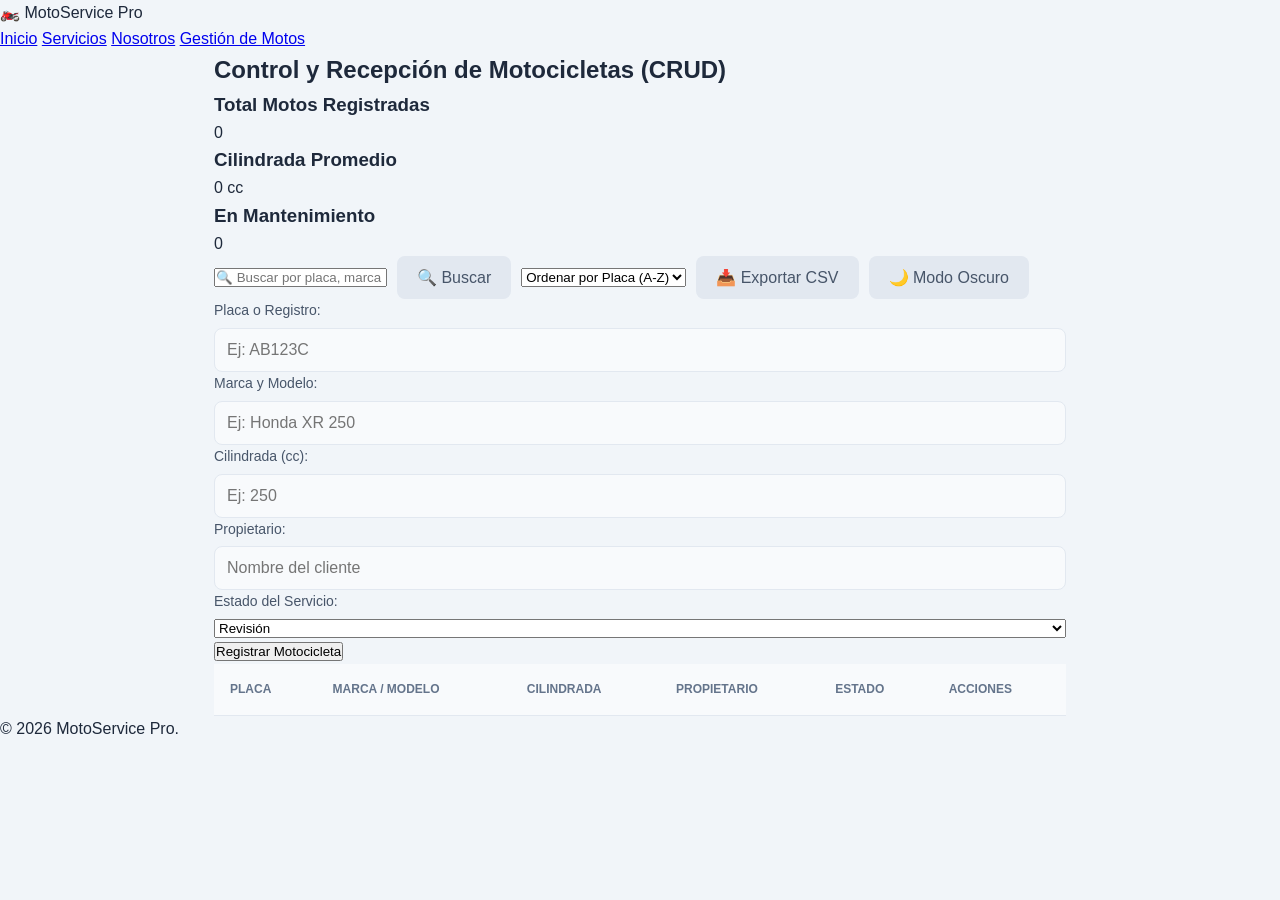
<file: 05tallermecanico/admin.html>
<!DOCTYPE html>
<html lang="es">
<head>
    <meta charset="UTF-8">
    <meta name="viewport" content="width=device-width, initial-scale=1.0">
    <title>MotoService Pro - Administración</title>
    <link rel="stylesheet" href="css/styles.css">
</head>
<body>
    <header>
        <div class="logo">🏍️ MotoService Pro</div>
        <nav>
            <a href="index.html">Inicio</a>
            <a href="servicios.html">Servicios</a>
            <a href="nosotros.html">Nosotros</a>
            <a href="admin.html" class="active">Gestión de Motos</a>
        </nav>
    </header>

    <main class="container">
        <h2>Control y Recepción de Motocicletas (CRUD)</h2>

        <!-- Panel de Estadísticas / Indicadores (Mínimo 3) -->
        <section class="stats-container">
            <div class="stat-card">
                <h3>Total Motos Registradas</h3>
                <p id="stat-total">0</p>
            </div>
            <div class="stat-card">
                <h3>Cilindrada Promedio</h3>
                <p id="stat-avg-cc">0 cc</p>
            </div>
            <div class="stat-card">
                <h3>En Mantenimiento</h3>
                <p id="stat-mantenimiento">0</p>
            </div>
        </section>

        <!-- Barra de Controles (Búsqueda, Orden, Funciones Adicionales) -->
        <div class="controls-bar">
            <input type="text" id="input-buscar" placeholder="🔍 Buscar por placa, marca o dueño...">
            <select id="select-orden">
                <option value="placa">Ordenar por Placa (A-Z)</option>
                <option value="cilindrada">Ordenar por Cilindrada</option>
            </select>
            <button id="btn-exportar" class="btn-secondary">📥 Exportar CSV</button>
            <button id="btn-dark-mode" class="btn-secondary">🌙 Modo Oscuro</button>
        </div>

        <!-- Formulario de Registro / Edición -->
        <form id="form-moto">
            <input type="hidden" id="moto-index">
            <div class="form-row">
                <div class="form-group">
                    <label for="placa">Placa o Registro:</label>
                    <input type="text" id="placa" required placeholder="Ej: AB123C">
                </div>
                <div class="form-group">
                    <label for="marca">Marca y Modelo:</label>
                    <input type="text" id="marca" required placeholder="Ej: Honda XR 250">
                </div>
            </div>
            <div class="form-row">
                <div class="form-group">
                    <label for="cilindrada">Cilindrada (cc):</label>
                    <input type="number" id="cilindrada" required min="50" max="3000" placeholder="Ej: 250">
                </div>
                <div class="form-group">
                    <label for="propietario">Propietario:</label>
                    <input type="text" id="propietario" required placeholder="Nombre del cliente">
                </div>
            </div>
            <div class="form-group">
                <label for="estado">Estado del Servicio:</label>
                <select id="estado">
                    <option value="Revisión">Revisión</option>
                    <option value="Mantenimiento">Mantenimiento</option>
                    <option value="Reparado">Reparado</option>
                </select>
            </div>
            <button type="submit" class="btn" id="btn-guardar">Registrar Motocicleta</button>
        </form>

        <!-- Tabla de Datos -->
        <div class="table-responsive">
            <table id="tabla-motos">
                <thead>
                    <tr>
                        <th>Placa</th>
                        <th>Marca / Modelo</th>
                        <th>Cilindrada</th>
                        <th>Propietario</th>
                        <th>Estado</th>
                        <th>Acciones</th>
                    </tr>
                </thead>
                <tbody>
                    <!-- Inyección dinámica mediante JavaScript -->
                </tbody>
            </table>
        </div>
    </main>

    <footer>
        <p>&copy; 2026 MotoService Pro.</p>
    </footer>

    
</body>
<script src="js/script.js"></script>
</html>
</file>
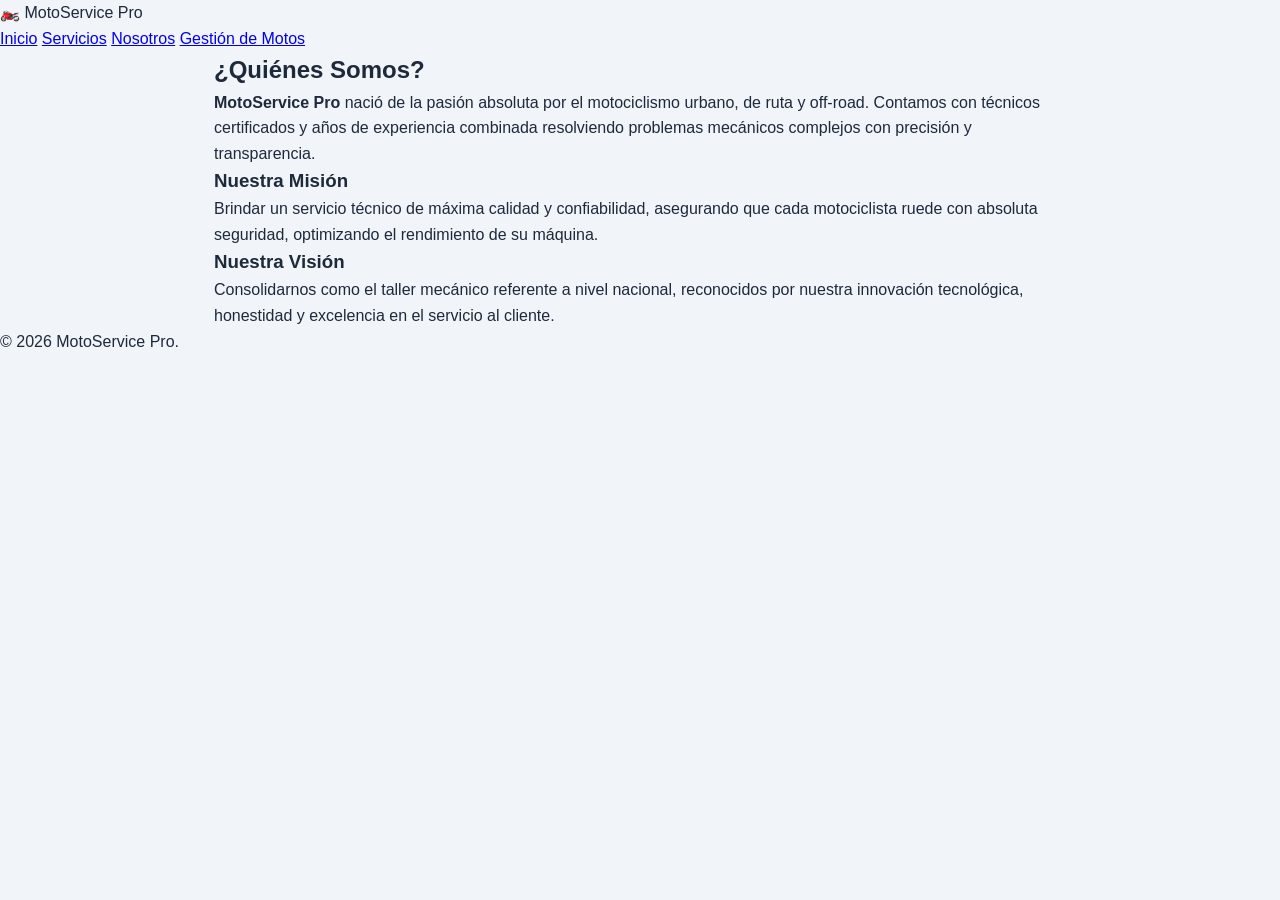
<file: 05tallermecanico/nosotros.html>
<!DOCTYPE html>
<html lang="es">
<head>
    <meta charset="UTF-8">
    <meta name="viewport" content="width=device-width, initial-scale=1.0">
    <title>MotoService Pro - Nosotros</title>
    <link rel="stylesheet" href="css/styles.css">
</head>
<body>
    <header>
        <div class="logo">🏍️ MotoService Pro</div>
        <nav>
            <a href="index.html">Inicio</a>
            <a href="servicios.html">Servicios</a>
            <a href="nosotros.html" class="active">Nosotros</a>
            <a href="admin.html">Gestión de Motos</a>
        </nav>
    </header>

    <main class="container">
        <h2>¿Quiénes Somos?</h2>
        <div class="about-content">
            <p><strong>MotoService Pro</strong> nació de la pasión absoluta por el motociclismo urbano, de ruta y off-road. Contamos con técnicos certificados y años de experiencia combinada resolviendo problemas mecánicos complejos con precisión y transparencia.</p>
            
            <h3>Nuestra Misión</h3>
            <p>Brindar un servicio técnico de máxima calidad y confiabilidad, asegurando que cada motociclista ruede con absoluta seguridad, optimizando el rendimiento de su máquina.</p>
            
            <h3>Nuestra Visión</h3>
            <p>Consolidarnos como el taller mecánico referente a nivel nacional, reconocidos por nuestra innovación tecnológica, honestidad y excelencia en el servicio al cliente.</p>
        </div>
    </main>

    <footer>
        <p>&copy; 2026 MotoService Pro.</p>
    </footer>
</body>
</html>
</file>
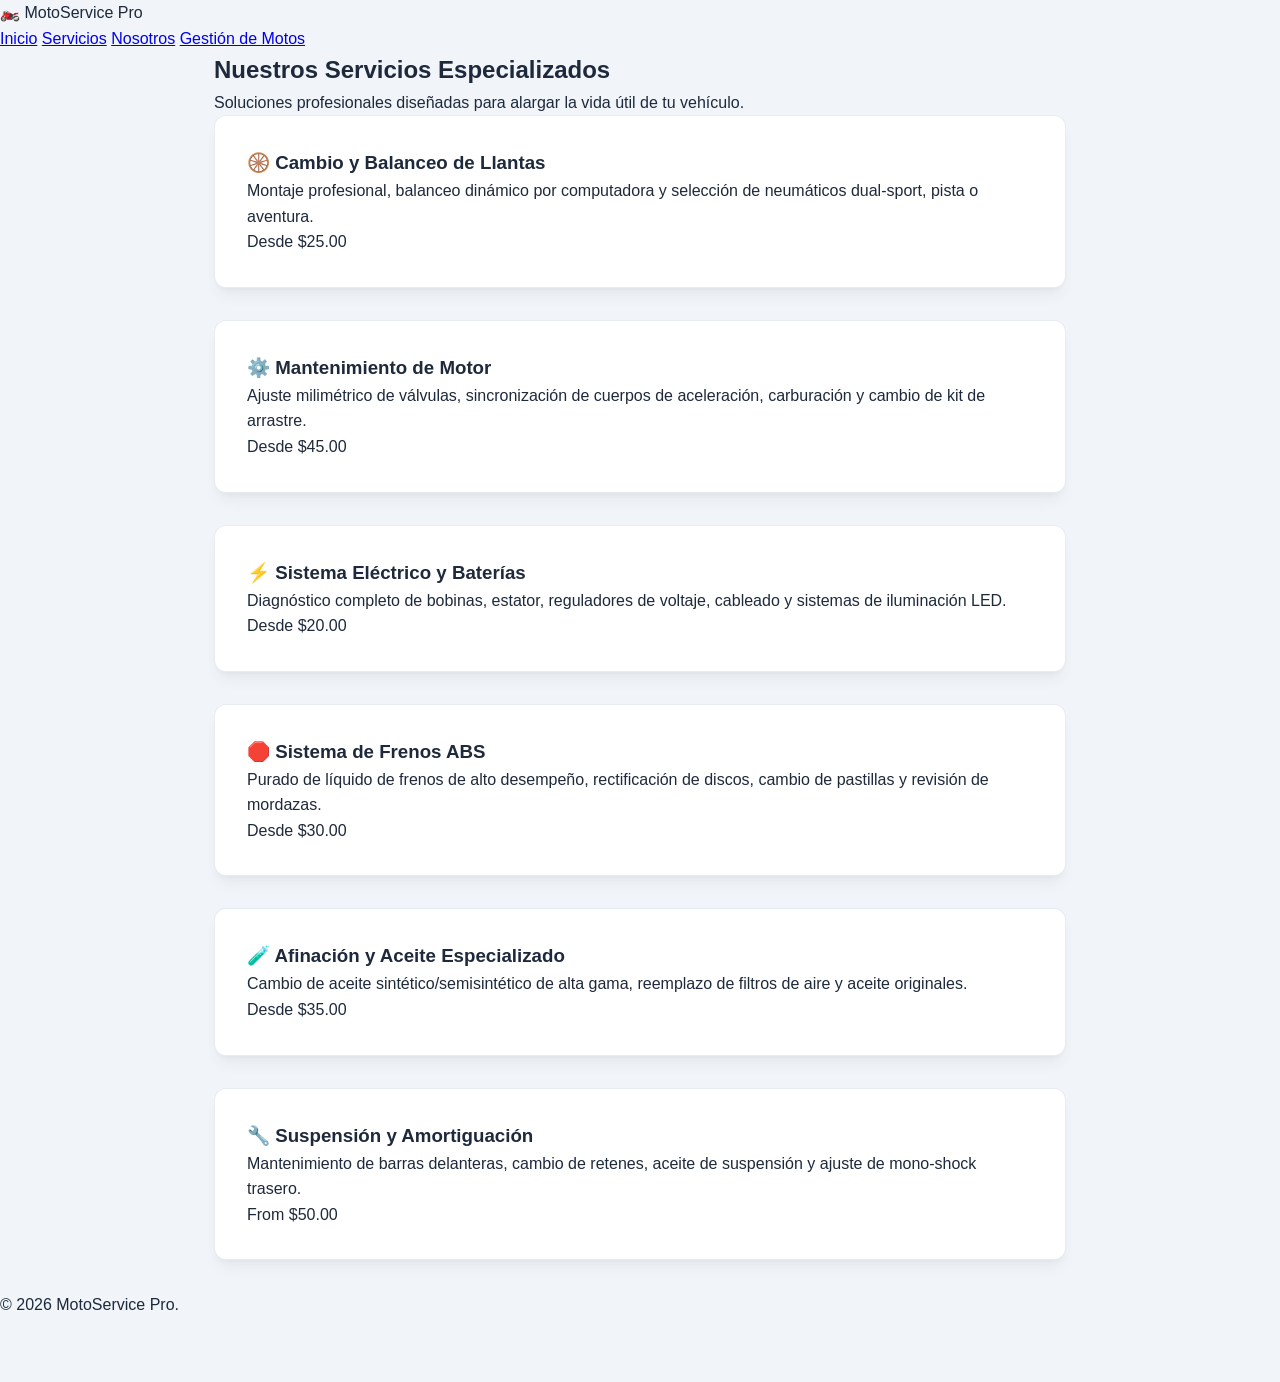
<file: 05tallermecanico/servicios.html>
<!DOCTYPE html>
<html lang="es">
<head>
    <meta charset="UTF-8">
    <meta name="viewport" content="width=device-width, initial-scale=1.0">
    <title>MotoService Pro - Servicios</title>
    <link rel="stylesheet" href="css/styles.css">
</head>
<body>
    <header>
        <div class="logo">🏍️ MotoService Pro</div>
        <nav>
            <a href="index.html">Inicio</a>
            <a href="servicios.html" class="active">Servicios</a>
            <a href="nosotros.html">Nosotros</a>
            <a href="admin.html">Gestión de Motos</a>
        </nav>
    </header>

    <main class="container">
        <h2>Nuestros Servicios Especializados</h2>
        <p class="subtitle">Soluciones profesionales diseñadas para alargar la vida útil de tu vehículo.</p>
        
        <div class="grid-cards">
            <div class="card">
                <h3>🛞 Cambio y Balanceo de Llantas</h3>
                <p>Montaje profesional, balanceo dinámico por computadora y selección de neumáticos dual-sport, pista o aventura.</p>
                <span class="price-tag">Desde $25.00</span>
            </div>
            <div class="card">
                <h3>⚙️ Mantenimiento de Motor</h3>
                <p>Ajuste milimétrico de válvulas, sincronización de cuerpos de aceleración, carburación y cambio de kit de arrastre.</p>
                <span class="price-tag">Desde $45.00</span>
            </div>
            <div class="card">
                <h3>⚡ Sistema Eléctrico y Baterías</h3>
                <p>Diagnóstico completo de bobinas, estator, reguladores de voltaje, cableado y sistemas de iluminación LED.</p>
                <span class="price-tag">Desde $20.00</span>
            </div>
            <div class="card">
                <h3>🛑 Sistema de Frenos ABS</h3>
                <p>Purado de líquido de frenos de alto desempeño, rectificación de discos, cambio de pastillas y revisión de mordazas.</p>
                <span class="price-tag">Desde $30.00</span>
            </div>
            <div class="card">
                <h3>🧪 Afinación y Aceite Especializado</h3>
                <p>Cambio de aceite sintético/semisintético de alta gama, reemplazo de filtros de aire y aceite originales.</p>
                <span class="price-tag">Desde $35.00</span>
            </div>
            <div class="card">
                <h3>🔧 Suspensión y Amortiguación</h3>
                <p>Mantenimiento de barras delanteras, cambio de retenes, aceite de suspensión y ajuste de mono-shock trasero.</p>
                <span class="price-tag">From $50.00</span>
            </div>
        </div>
    </main>

    <footer>
        <p>&copy; 2026 MotoService Pro.</p>
    </footer>
</body>
</html>
</file>
<file: 04registro/css/styles.css>
:root {
    --primary-color: #4f46e5;
    --primary-hover: #4338ca;
    --bg-color: #f1f5f9;
    --card-bg: #ffffff;
    --text-color: #1e293b;
    --text-muted: #64748b;
    --border-color: #e2e8f0;
    --error-color: #ef4444;
    --warning-color: #f59e0b;
    --success-color: #10b981;
    --banner-bg: linear-gradient(135deg, #1e293b 0%, #0f172a 100%);
    --radius: 12px;
    --shadow: 0 10px 15px -3px rgb(0 0 0 / 0.05), 0 4px 6px -4px rgb(0 0 0 / 0.05);
    --transition: all 0.25s ease-in-out;
}

* {
    margin: 0;
    padding: 0;
    box-sizing: border-box;
}

body {
    font-family: 'Inter', sans-serif;
    background-color: var(--bg-color);
    color: var(--text-color);
    line-height: 1.6;
    padding-bottom: 4rem;
}

/* Banner Superior Profesional */
.main-banner {
    background: var(--banner-bg);
    color: #ffffff;
    padding: 2.5rem 2rem;
    margin-bottom: 2.5rem;
    box-shadow: 0 4px 20px rgba(0, 0, 0, 0.1);
    position: relative;
    overflow: hidden;
}

.banner-content {
    max-width: 900px;
    margin: 0 auto;
    display: flex;
    align-items: center;
    gap: 1.5rem;
    position: relative;
    z-index: 2;
}

.banner-icon-container {
    background: rgba(255, 255, 255, 0.1);
    padding: 1rem;
    border-radius: 50%;
    font-size: 2rem;
    color: #818cf8;
    backdrop-filter: blur(5px);
}

.main-banner h1 {
    font-size: 1.75rem;
    font-weight: 700;
    letter-spacing: -0.5px;
}

.main-banner p {
    font-size: 0.95rem;
    opacity: 0.8;
}

/* Contenedor Principal */
.container {
    max-width: 900px;
    margin: 0 auto;
    padding: 0 1.5rem;
}

/* Tarjetas con efecto moderno */
.card {
    background-color: var(--card-bg);
    border-radius: var(--radius);
    box-shadow: var(--shadow);
    padding: 2rem;
    margin-bottom: 2rem;
    border: 1px solid rgba(226, 232, 240, 0.8);
    transition: var(--transition);
}

.card:hover {
    box-shadow: 0 20px 25px -5px rgb(0 0 0 / 0.08), 0 8px 10px -6px rgb(0 0 0 / 0.08);
}

.card-header h2, .table-header-container h2 {
    font-size: 1.25rem;
    font-weight: 600;
    color: var(--text-color);
    display: flex;
    align-items: center;
    gap: 0.5rem;
}

.card-header h2 i, .table-header-container h2 i {
    color: var(--primary-color);
}

/* Encabezado de tabla con buscador integrado */
.table-header-container {
    display: flex;
    justify-content: space-between;
    align-items: center;
    flex-wrap: wrap;
    gap: 1rem;
    margin-bottom: 1.5rem;
    border-bottom: 2px solid var(--bg-color);
    padding-bottom: 1rem;
}

.search-box {
    position: relative;
    display: flex;
    align-items: center;
}

.search-box i {
    position: absolute;
    left: 12px;
    color: var(--text-muted);
    font-size: 0.875rem;
}

.search-box input {
    padding: 0.5rem 0.75rem 0.5rem 2.25rem;
    border: 1px solid var(--border-color);
    border-radius: 8px;
    font-size: 0.875rem;
    font-family: inherit;
    outline: none;
    transition: var(--transition);
    background-color: #f8fafc;
    width: 220px;
}

.search-box input:focus {
    border-color: var(--primary-color);
    background-color: #fff;
    width: 260px;
    box-shadow: 0 0 0 3px rgba(79, 70, 229, 0.1);
}

/* Formulario Grid */
.form-grid {
    display: grid;
    grid-template-columns: repeat(auto-fit, minmax(220px, 1fr));
    gap: 1.25rem;
    margin: 1.5rem 0 1rem 0;
}

.form-group {
    display: flex;
    flex-direction: column;
}

.form-group label {
    font-size: 0.875rem;
    font-weight: 500;
    margin-bottom: 0.4rem;
    color: #475569;
}

.form-group input {
    padding: 0.75rem;
    border: 1px solid var(--border-color);
    border-radius: 8px;
    font-size: 1rem;
    font-family: inherit;
    background-color: #f8fafc;
    transition: var(--transition);
}

.form-group input:focus {
    outline: none;
    border-color: var(--primary-color);
    background-color: #fff;
    box-shadow: 0 0 0 3px rgba(79, 70, 229, 0.12);
}

.form-group input.error {
    border-color: var(--error-color);
    background-color: #fef2f2;
}

.error-message {
    font-size: 0.75rem;
    color: var(--error-color);
    margin-top: 0.3rem;
    min-height: 1rem;
    font-weight: 500;
}

/* Botones con efectos de interacción */
.form-buttons {
    display: flex;
    gap: 1rem;
}

.btn-primary {
    background-color: var(--primary-color);
    color: white;
    border: none;
    border-radius: 8px;
    padding: 0.75rem 1.5rem;
    font-size: 1rem;
    font-weight: 500;
    cursor: pointer;
    transition: var(--transition);
    display: flex;
    align-items: center;
    justify-content: center;
    gap: 0.5rem;
    flex: 1;
    box-shadow: 0 4px 12px rgba(79, 70, 229, 0.25);
}

.btn-primary:hover {
    background-color: var(--primary-hover);
    transform: translateY(-1px);
    box-shadow: 0 6px 15px rgba(79, 70, 229, 0.35);
}

.btn-secondary {
    background-color: #e2e8f0;
    color: #475569;
    border: none;
    border-radius: 8px;
    padding: 0.75rem 1.25rem;
    font-size: 1rem;
    font-weight: 500;
    cursor: pointer;
    transition: var(--transition);
}

.btn-secondary:hover {
    background-color: #cbd5e1;
}

/* Tabla Estilizada */
.table-responsive {
    overflow-x: auto;
}

table {
    width: 100%;
    border-collapse: collapse;
    text-align: left;
}

th, td {
    padding: 1rem;
    border-bottom: 1px solid var(--border-color);
    font-size: 0.925rem;
}

th {
    background-color: #f8fafc;
    font-weight: 600;
    color: var(--text-muted);
    text-transform: uppercase;
    font-size: 0.75rem;
    letter-spacing: 0.05em;
}

/* EFECTO DE APARICIÓN SUAVE (FADE IN) PARA LAS NUEVAS FILAS */
@keyframes fadeInRow {
    from {
        opacity: 0;
        transform: translateY(10px);
    }
    to {
        opacity: 1;
        transform: translateY(0);
    }
}

tbody tr {
    animation: fadeInRow 0.35s ease-out forwards;
    transition: background-color 0.2s;
}

tbody tr:hover {
    background-color: #f8fafc;
}

/* Botones de Acción Individuales en Tabla */
.btn-accion {
    border: none;
    border-radius: 6px;
    width: 32px;
    height: 32px;
    cursor: pointer;
    font-size: 0.85rem;
    margin: 0 3px;
    transition: var(--transition);
    display: inline-flex;
    align-items: center;
    justify-content: center;
}

.btn-editar {
    background-color: #fef3c7;
    color: #d97706;
}

.btn-editar:hover {
    background-color: var(--warning-color);
    color: white;
    transform: scale(1.1);
}

.btn-eliminar {
    background-color: #fee2e2;
    color: #dc2626;
}

.btn-eliminar:hover {
    background-color: var(--error-color);
    color: white;
    transform: scale(1.1);
}

.text-center {
    text-align: center;
    color: var(--text-muted);
}

/* Sistema de Notificaciones Flotantes (Toast) estilo App Real */
.toast {
    position: fixed;
    top: 20px;
    right: 20px;
    background: #ffffff;
    color: var(--text-color);
    padding: 1rem 1.25rem;
    border-radius: 10px;
    box-shadow: 0 10px 25px rgba(0, 0, 0, 0.15);
    display: flex;
    align-items: center;
    gap: 0.75rem;
    z-index: 1000;
    transform: translateX(120%);
    transition: transform 0.3s cubic-bezier(0.68, -0.55, 0.265, 1.25);
    border-left: 4px solid var(--success-color);
}

.toast.show {
    transform: translateX(0);
}

.toast i {
    font-size: 1.25rem;
    color: var(--success-color);
}
</file>
<file: 05tallermecanico/css/styles.css>
:root {
    --primary-color: #4f46e5;
    --primary-hover: #4338ca;
    --bg-color: #f1f5f9;
    --card-bg: #ffffff;
    --text-color: #1e293b;
    --text-muted: #64748b;
    --border-color: #e2e8f0;
    --error-color: #ef4444;
    --warning-color: #f59e0b;
    --success-color: #10b981;
    --banner-bg: linear-gradient(135deg, #1e293b 0%, #0f172a 100%);
    --radius: 12px;
    --shadow: 0 10px 15px -3px rgb(0 0 0 / 0.05), 0 4px 6px -4px rgb(0 0 0 / 0.05);
    --transition: all 0.25s ease-in-out;
}

* {
    margin: 0;
    padding: 0;
    box-sizing: border-box;
}

body {
    font-family: 'Inter', sans-serif;
    background-color: var(--bg-color);
    color: var(--text-color);
    line-height: 1.6;
    padding-bottom: 4rem;
}

/* Estilos de la Ventana Modal (Popup de Placa) */
.modal-overlay {
    position: fixed;
    top: 0;
    left: 0;
    width: 100%;
    height: 100%;
    background: rgba(15, 23, 42, 0.6);
    backdrop-filter: blur(4px);
    display: flex;
    align-items: center;
    justify-content: center;
    z-index: 2000;
    opacity: 0;
    visibility: hidden;
    transition: all 0.3s ease-in-out;
}

.modal-overlay.active {
    opacity: 1;
    visibility: visible;
}

.modal-content {
    background: #ffffff;
    padding: 2.5rem 2rem;
    border-radius: 16px;
    box-shadow: 0 20px 25px -5px rgba(0, 0, 0, 0.2);
    text-align: center;
    max-width: 400px;
    width: 90%;
    transform: scale(0.8);
    transition: transform 0.3s cubic-bezier(0.175, 0.885, 0.32, 1.275);
}

.modal-overlay.active .modal-content {
    transform: scale(1);
}

.modal-icon {
    font-size: 3rem;
    color: var(--primary-color);
    margin-bottom: 1rem;
    background: #eef2ff;
    width: 80px;
    height: 80px;
    display: inline-flex;
    align-items: center;
    justify-content: center;
    border-radius: 50%;
}

.modal-content h3 {
    font-size: 1.5rem;
    color: var(--text-color);
    margin-bottom: 0.75rem;
}

.modal-text {
    font-size: 1rem;
    color: var(--text-muted);
    margin-bottom: 1.5rem;
    line-height: 1.5;
}

/* Banner Superior */
.main-banner {
    background: var(--banner-bg);
    color: #ffffff;
    padding: 2.5rem 2rem;
    margin-bottom: 2.5rem;
    box-shadow: 0 4px 20px rgba(0, 0, 0, 0.1);
}

.banner-content {
    max-width: 900px;
    margin: 0 auto;
    display: flex;
    align-items: center;
    gap: 1.5rem;
}

.banner-icon-container {
    background: rgba(255, 255, 255, 0.1);
    padding: 1rem;
    border-radius: 50%;
    font-size: 2rem;
    color: #818cf8;
}

.main-banner h1 {
    font-size: 1.75rem;
    font-weight: 700;
}

.main-banner p {
    font-size: 0.95rem;
    opacity: 0.8;
}

.container {
    max-width: 900px;
    margin: 0 auto;
    padding: 0 1.5rem;
}

.card {
    background-color: var(--card-bg);
    border-radius: var(--radius);
    box-shadow: var(--shadow);
    padding: 2rem;
    margin-bottom: 2rem;
    border: 1px solid rgba(226, 232, 240, 0.8);
}

.card-header h2, .table-header-container h2 {
    font-size: 1.25rem;
    font-weight: 600;
    color: var(--text-color);
    display: flex;
    align-items: center;
    gap: 0.5rem;
}

.card-header h2 i, .table-header-container h2 i {
    color: var(--primary-color);
}

.table-header-container {
    display: flex;
    justify-content: space-between;
    align-items: center;
    flex-wrap: wrap;
    gap: 1rem;
    margin-bottom: 1.5rem;
    border-bottom: 2px solid var(--bg-color);
    padding-bottom: 1rem;
}

.search-box {
    position: relative;
    display: flex;
    align-items: center;
}

.search-box i {
    position: absolute;
    left: 12px;
    color: var(--text-muted);
}

.search-box input {
    padding: 0.5rem 0.75rem 0.5rem 2.25rem;
    border: 1px solid var(--border-color);
    border-radius: 8px;
    font-size: 0.875rem;
    outline: none;
    transition: var(--transition);
    background-color: #f8fafc;
    width: 220px;
}

.search-box input:focus {
    border-color: var(--primary-color);
    background-color: #fff;
    width: 260px;
    box-shadow: 0 0 0 3px rgba(79, 70, 229, 0.1);
}

.form-grid {
    display: grid;
    grid-template-columns: repeat(auto-fit, minmax(220px, 1fr));
    gap: 1.25rem;
    margin: 1.5rem 0 1rem 0;
}

.form-group {
    display: flex;
    flex-direction: column;
}

.form-group label {
    font-size: 0.875rem;
    font-weight: 500;
    margin-bottom: 0.4rem;
    color: #475569;
}

.form-group input {
    padding: 0.75rem;
    border: 1px solid var(--border-color);
    border-radius: 8px;
    font-size: 1rem;
    background-color: #f8fafc;
    transition: var(--transition);
}

.form-group input:focus {
    outline: none;
    border-color: var(--primary-color);
    background-color: #fff;
    box-shadow: 0 0 0 3px rgba(79, 70, 229, 0.12);
}

.form-group input.error {
    border-color: var(--error-color);
    background-color: #fef2f2;
}

.error-message {
    font-size: 0.75rem;
    color: var(--error-color);
    margin-top: 0.3rem;
    min-height: 1rem;
    font-weight: 500;
}

.form-buttons {
    display: flex;
    gap: 1rem;
}

.btn-primary {
    background-color: var(--primary-color);
    color: white;
    border: none;
    border-radius: 8px;
    padding: 0.75rem 1.5rem;
    font-size: 1rem;
    font-weight: 500;
    cursor: pointer;
    transition: var(--transition);
    display: flex;
    align-items: center;
    justify-content: center;
    gap: 0.5rem;
    width: 100%;
    box-shadow: 0 4px 12px rgba(79, 70, 229, 0.25);
}

.btn-primary:hover {
    background-color: var(--primary-hover);
    transform: translateY(-1px);
}

.btn-secondary {
    background-color: #e2e8f0;
    color: #475569;
    border: none;
    border-radius: 8px;
    padding: 0.75rem 1.25rem;
    font-size: 1rem;
    cursor: pointer;
    transition: var(--transition);
}

.table-responsive {
    overflow-x: auto;
}

table {
    width: 100%;
    border-collapse: collapse;
    text-align: left;
}

th, td {
    padding: 1rem;
    border-bottom: 1px solid var(--border-color);
    font-size: 0.925rem;
}

th {
    background-color: #f8fafc;
    font-weight: 600;
    color: var(--text-muted);
    text-transform: uppercase;
    font-size: 0.75rem;
}

tbody tr:hover {
    background-color: #f8fafc;
}

.btn-accion {
    border: none;
    border-radius: 6px;
    width: 32px;
    height: 32px;
    cursor: pointer;
    font-size: 0.85rem;
    margin: 0 3px;
    transition: var(--transition);
    display: inline-flex;
    align-items: center;
    justify-content: center;
}

.btn-editar {
    background-color: #fef3c7;
    color: #d97706;
}

.btn-editar:hover {
    background-color: var(--warning-color);
    color: white;
}

.btn-eliminar {
    background-color: #fee2e2;
    color: #dc2626;
}

.btn-eliminar:hover {
    background-color: var(--error-color);
    color: white;
}

.text-center {
    text-align: center;
    color: var(--text-muted);
}

.toast {
    position: fixed;
    top: 20px;
    right: 20px;
    background: #ffffff;
    color: var(--text-color);
    padding: 1rem 1.25rem;
    border-radius: 10px;
    box-shadow: 0 10px 25px rgba(0, 0, 0, 0.15);
    display: flex;
    align-items: center;
    gap: 0.75rem;
    z-index: 1000;
    transform: translateX(120%);
    transition: transform 0.3s cubic-bezier(0.68, -0.55, 0.265, 1.25);
    border-left: 4px solid var(--success-color);
}

.toast.show {
    transform: translateX(0);
}
</file>
<file: 01basica/css/estilo.css>
.estilo_titulo{
     color:rgb(255, 80, 80);
     font-family: 'Courier New', Courier, monospace;
     font-style: italic;
     font-weight: bold;
}
.estilo_parrafo{
    color: rgb(255, 255, 255);
    font-style: italic;
}



/* --- Variables y Reset Global --- */
:root {
    --primary-color: #0176bf; /* Rojo estilo cine/streaming */
    --bg-dark: #141414;
    --bg-light: #f4f4f9;
    --card-bg: #ffffff;
    --text-main: #333333;
    --text-light: #666666;
    --accent: #221f1f;
}

* {
    margin: 0;
    padding: 0;
    box-sizing: border-box;
}

body {
    font-family: 'Segoe UI', Tahoma, Geneva, Verdana, sans-serif;
    /* Imagen de fondo estática que no se mueve con el scroll */
    background: url('../img/fondo2.png') no-repeat center center fixed;
    background-size: cover;
    color: var(--text-main);
    line-height: 1.6;
}

/* --- Estilo de clase para bordes redondeados en imágenes --- */
.img-redonda {
    border-radius: 12px;
    overflow: hidden;
    box-shadow: 0 4px 8px rgba(0, 0, 0, 0.2);
}

/* --- Encabezado (Header) con Banner --- */
header {
    /* Banner integrado en el fondo del header */
    background: linear-gradient(rgba(0, 0, 0, 0.7), rgba(0, 0, 0, 0.7)), url('../img/baner1.jpg') no-repeat center center/cover;
    color: #ffffff;
    text-align: center;
    padding: 4rem 2rem;
}

header h1 {
    font-size: 2.5rem;
    margin-bottom: 0.5rem;
    color: var(--primary-color);
    text-shadow: 2px 2px 4px rgba(0,0,0,0.5);
}

header p {
    font-size: 1.1rem;
    color: #dddddd;
}

/* --- Menú de Navegación (Nav) --- */
nav {
    background-color: var(--accent);
    position: sticky;
    top: 0;
    z-index: 100;
    box-shadow: 0 2px 5px rgba(0,0,0,0.2);
}

nav ul {
    list-style: none;
    display: flex;
    justify-content: center;
    flex-wrap: wrap;
}

nav ul li a {
    display: block;
    color: #ffffff;
    text-decoration: none;
    padding: 1rem 1.5rem;
    font-weight: 600;
    transition: background 0.3s, color 0.3s;
}

nav ul li a:hover {
    background-color: var(--primary-color);
    color: #ffffff;
}

/* --- Contenido Principal (Main) --- */
main {
    max-width: 1000px;
    margin: 2rem auto;
    padding: 0 1.5rem;
}

section {
    margin-bottom: 2.5rem;
}

section h2 {
    font-size: 1.8rem;
    margin-bottom: 1rem;
    color: var(--accent);
    border-bottom: 3px solid var(--primary-color);
    display: inline-block;
    padding-bottom: 0.3rem;
}

/* --- Artículos (Tarjetas de Películas) --- */
article {
    background-color: var(--card-bg);
    padding: 1.5rem;
    border-radius: 8px;
    box-shadow: 0 4px 6px rgba(0, 0, 0, 0.05);
    border-left: 5px solid var(--primary-color);
    transition: transform 0.2s ease, box-shadow 0.2s ease;
}

article:hover {
    transform: translateY(-3px);
    box-shadow: 0 6px 12px rgba(0, 0, 0, 0.1);
}

article h3 {
    font-size: 1.3rem;
    margin-bottom: 0.5rem;
    color: var(--text-main);
}

article p {
    color: var(--text-light);
}

/* --- Contenido Adicional (Aside) --- */
aside {
    background-color: #2b2b2b;
    color: #ffffff;
    padding: 1.5rem;
    border-radius: 8px;
    margin-top: 3rem;
    box-shadow: 0 4px 6px rgba(0,0,0,0.1);
}

aside h2 {
    color: var(--primary-color);
    font-size: 1.4rem;
    margin-bottom: 0.5rem;
    border-bottom: none;
}

aside p {
    color: #cccccc;
}

/* --- Pie de Página (Footer) --- */
footer {
    background-color: var(--accent);
    color: #ffffff;
    text-align: center;
    padding: 2rem;
    margin-top: 4rem;
    font-size: 0.9rem;
}

footer p {
    margin-bottom: 0.3rem;
    color: #aaaaaa;
}

/* --- Diseño Responsivo (Pantallas Pequeñas) --- */
@media (max-width: 600px) {
    header h1 {
        font-size: 2rem;
    }
    
    nav ul {
        flex-direction: column;
        text-align: center;
    }

    nav ul li a {
        padding: 0.8rem;
        border-bottom: 1px solid rgba(255,255,255,0.05);
    }
}
</file>
<file: 02maravillas/css/estilos.css>
/* Estilos generales */
* {
    margin: 0;
    padding: 0;
    box-sizing: border-box;
}

body {
    font-family: 'Segoe UI', Tahoma, Geneva, Verdana, sans-serif;
    line-height: 1.6;
    color: #333;
    background-color: #1a1a1a;
}

header {
    background: linear-gradient(rgba(0, 0, 0, 0.6), rgba(0, 0, 0, 0.6)), url('../img/coliseo/coliseo.jpg') no-repeat center center/cover;
    color: #fff;
    text-align: center;
    padding: 2.5rem 1rem;
}

header h1 {
    font-size: 2.2rem;
    margin-bottom: 0.3rem;
}

/* Menú superior */
.menu-superior {
    background-color: #2c3e50;
}

.menu-superior ul {
    display: flex;
    justify-content: center;
    list-style: none;
}

.menu-superior ul li a {
    color: #fff;
    display: block;
    padding: 0.8rem 1.5rem;
    text-decoration: none;
    font-weight: 600;
}

.menu-superior ul li a:hover {
    background-color: #1abc9c;
}

/* Contenedor principal con fondo dinámico ajustable */
.contenedor-principal {
    max-width: 1100px;
    margin: 2rem auto;
    padding: 2rem 1rem;
    display: flex;
    gap: 20px;
    background-size: cover;
    background-position: center;
    border-radius: 10px;
    transition: background-image 0.5s ease-in-out;
    box-shadow: 0 4px 15px rgba(0,0,0,0.4);
}

/* Menú Lateral (1 al 7) */
.menu-lateral {
    width: 260px;
    background: rgba(255, 255, 255, 0.95);
    padding: 1.5rem;
    border-radius: 8px;
    box-shadow: 0 4px 10px rgba(0,0,0,0.2);
    display: flex;
    flex-direction: column;
    gap: 10px;
    height: fit-content;
}

.menu-lateral h3 {
    color: #2c3e50;
    margin-bottom: 0.5rem;
    font-size: 1.2rem;
    border-bottom: 2px solid #1abc9c;
    padding-bottom: 0.3rem;
}

.btn-maravilla {
    background: #f8f9fa;
    border: 1px solid #ddd;
    padding: 10px;
    text-align: left;
    border-radius: 5px;
    cursor: pointer;
    font-weight: 600;
    color: #333;
    transition: all 0.3s;
}

.btn-maravilla:hover, .btn-maravilla.activo {
    background-color: #1abc9c;
    color: white;
    border-color: #1abc9c;
}

/* Panel Dinámico */
.panel-dinamico {
    flex: 1;
    background: rgba(255, 255, 255, 0.95);
    padding: 2rem;
    border-radius: 8px;
    box-shadow: 0 4px 10px rgba(0,0,0,0.2);
}

.panel-dinamico h2 {
    color: #2c3e50;
    margin-bottom: 1rem;
    font-size: 1.6rem;
}

/* Botones de pestañas ajustados para múltiples opciones */
.pestanas {
    display: flex;
    gap: 8px;
    margin-bottom: 1.5rem;
    border-bottom: 2px solid #eee;
    padding-bottom: 10px;
    flex-wrap: wrap;
}

.btn-pestana {
    background: #e9ecef;
    border: none;
    padding: 6px 12px;
    border-radius: 4px;
    cursor: pointer;
    font-weight: 600;
    font-size: 0.9rem;
    color: #495057;
    transition: background 0.3s;
}

.btn-pestana:hover, .btn-pestana.activa {
    background-color: #2c3e50;
    color: white;
}

/* Contenido de las pestañas */
.tab-content {
    display: none;
}

.tab-content.activa {
    display: block;
}

/* Galería interna */
.contenedor-galeria {
    display: flex;
    flex-direction: column;
    gap: 15px;
    align-items: center;
}

.img-dinamica {
    width: 100%;
    max-height: 350px;
    object-fit: cover;
    border-radius: 6px;
    box-shadow: 0 2px 6px rgba(0,0,0,0.1);
}

.controles-galeria {
    display: flex;
    justify-content: space-between;
    align-items: center;
    width: 100%;
    padding: 0 10px;
}

.btn-control {
    background-color: #1abc9c;
    color: white;
    border: none;
    padding: 8px 14px;
    border-radius: 4px;
    cursor: pointer;
    font-weight: 600;
    transition: background 0.3s;
}

.btn-control:hover {
    background-color: #16a085;
}

#contador-img {
    font-weight: bold;
    color: #333;
}

.tab-content h3 {
    color: #34495e;
    margin-bottom: 0.5rem;
}

.tab-content p {
    color: #444;
    font-size: 1.05rem;
}

/* Botón estilizado para Google Maps */
.btn-maps {
    display: inline-block;
    background-color: #e74c3c;
    color: white;
    padding: 10px 16px;
    border-radius: 5px;
    text-decoration: none;
    font-weight: bold;
    transition: background 0.3s;
}

.btn-maps:hover {
    background-color: #c0392b;
}

/* Pie de página */
footer {
    background-color: #2c3e50;
    color: #fff;
    text-align: center;
    padding: 1.5rem;
    margin-top: 3rem;
}

footer p {
    margin: 0.2rem 0;
}

/* Responsivo para celulares */
@media (max-width: 768px) {
    .contenedor-principal {
        flex-direction: column;
    }
    .menu-lateral {
        width: 100%;
    }
}
</file>
